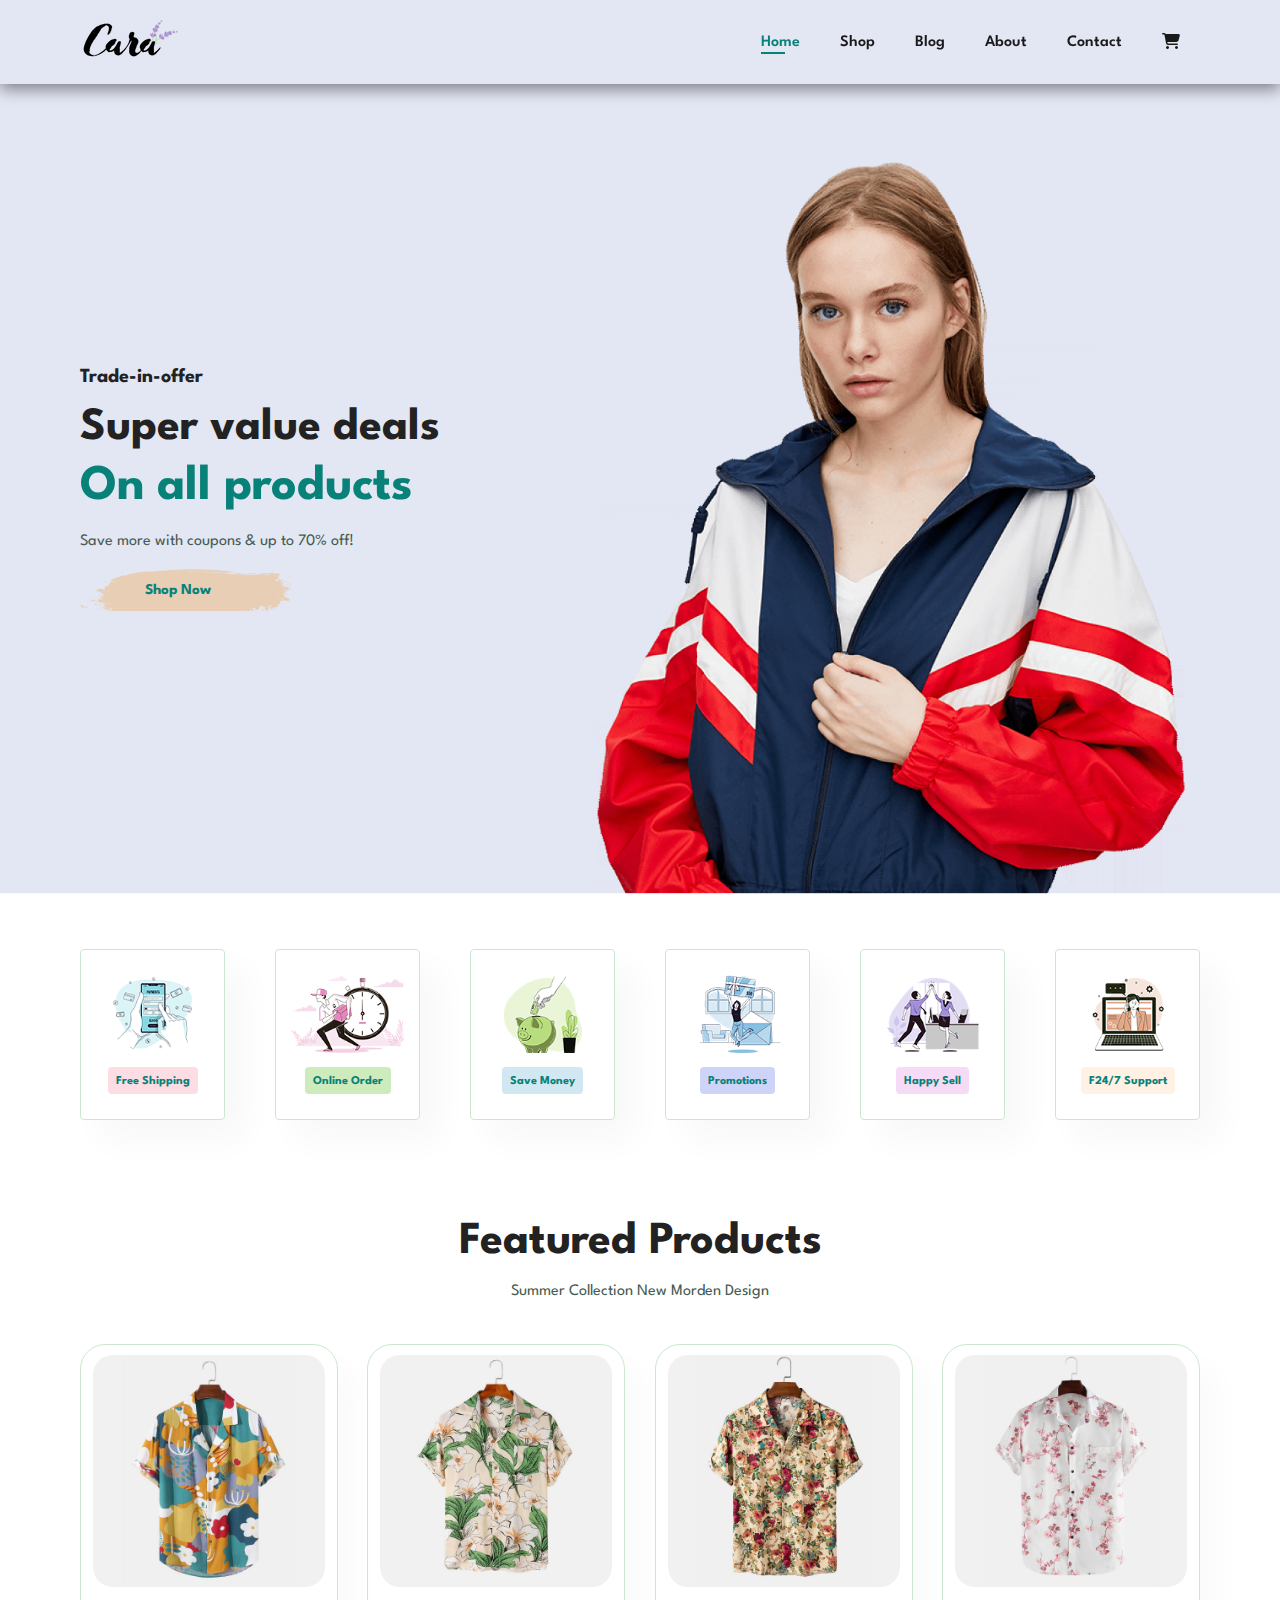
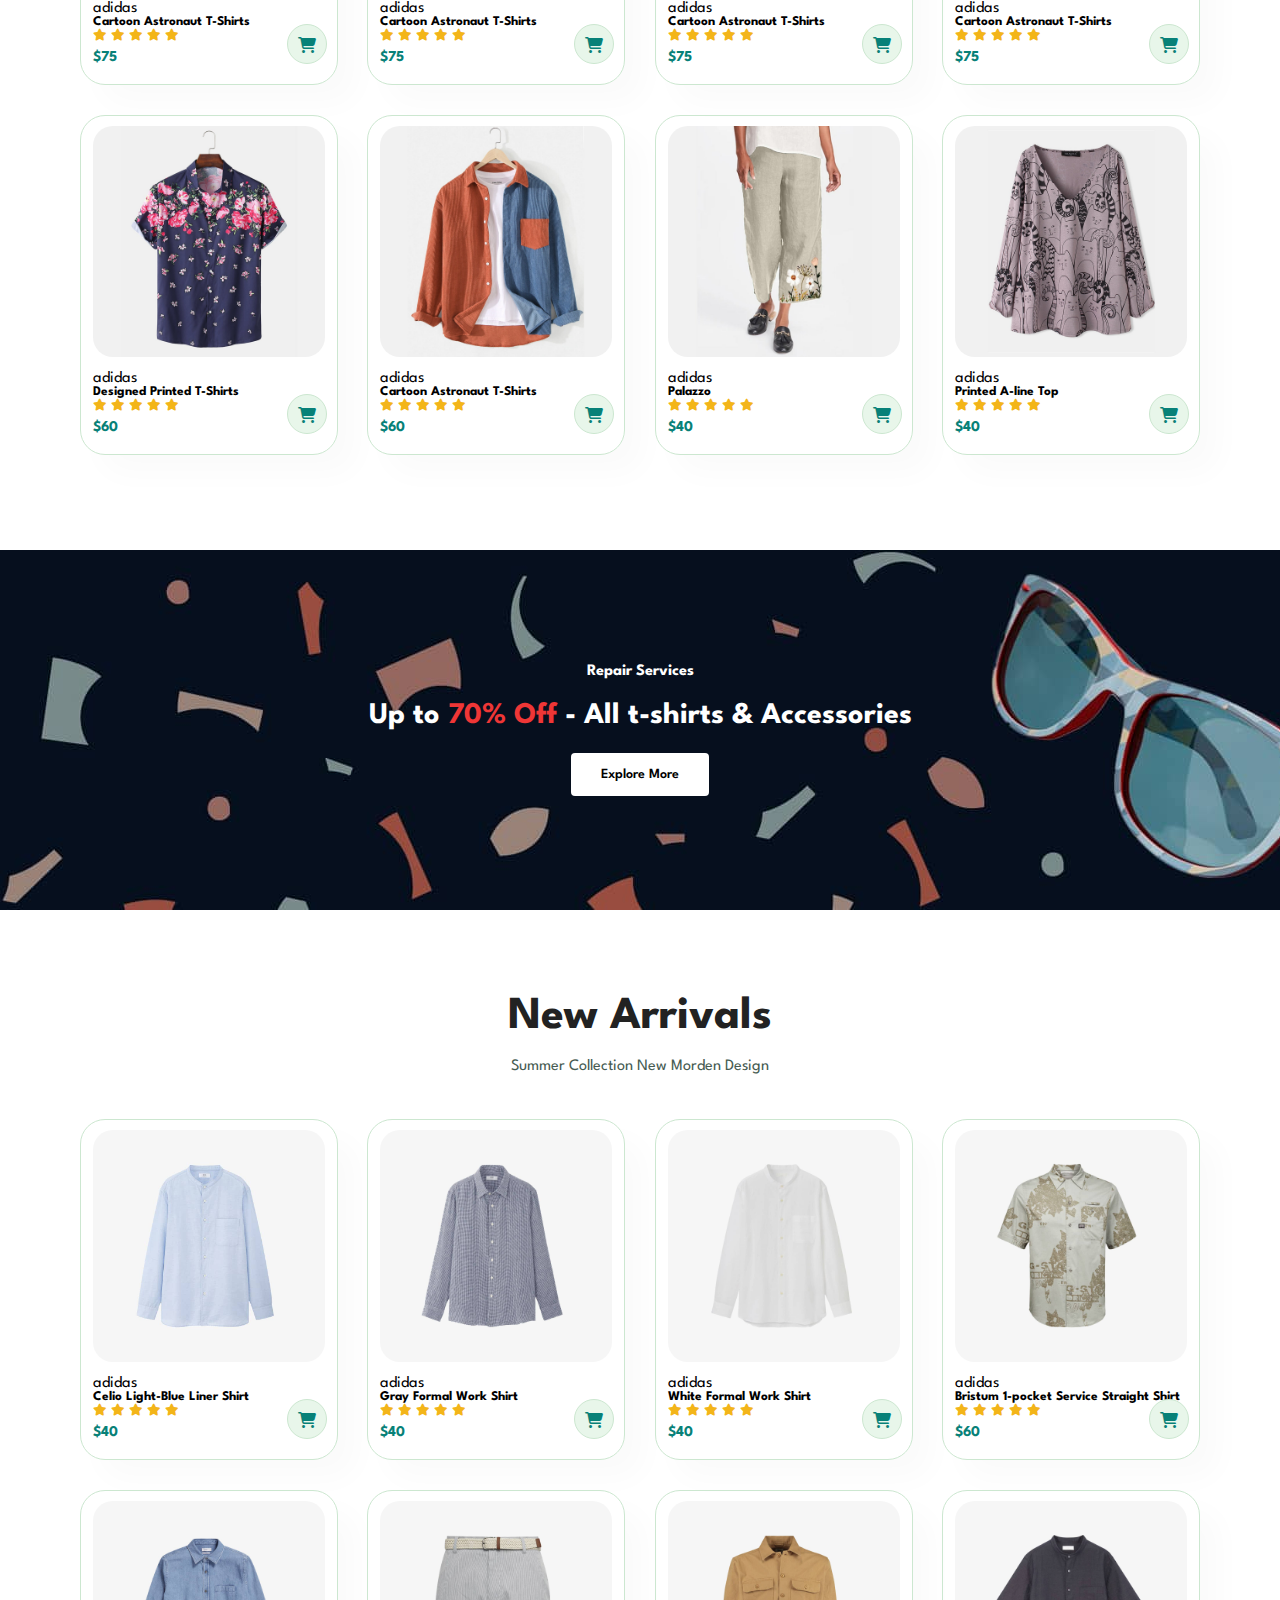
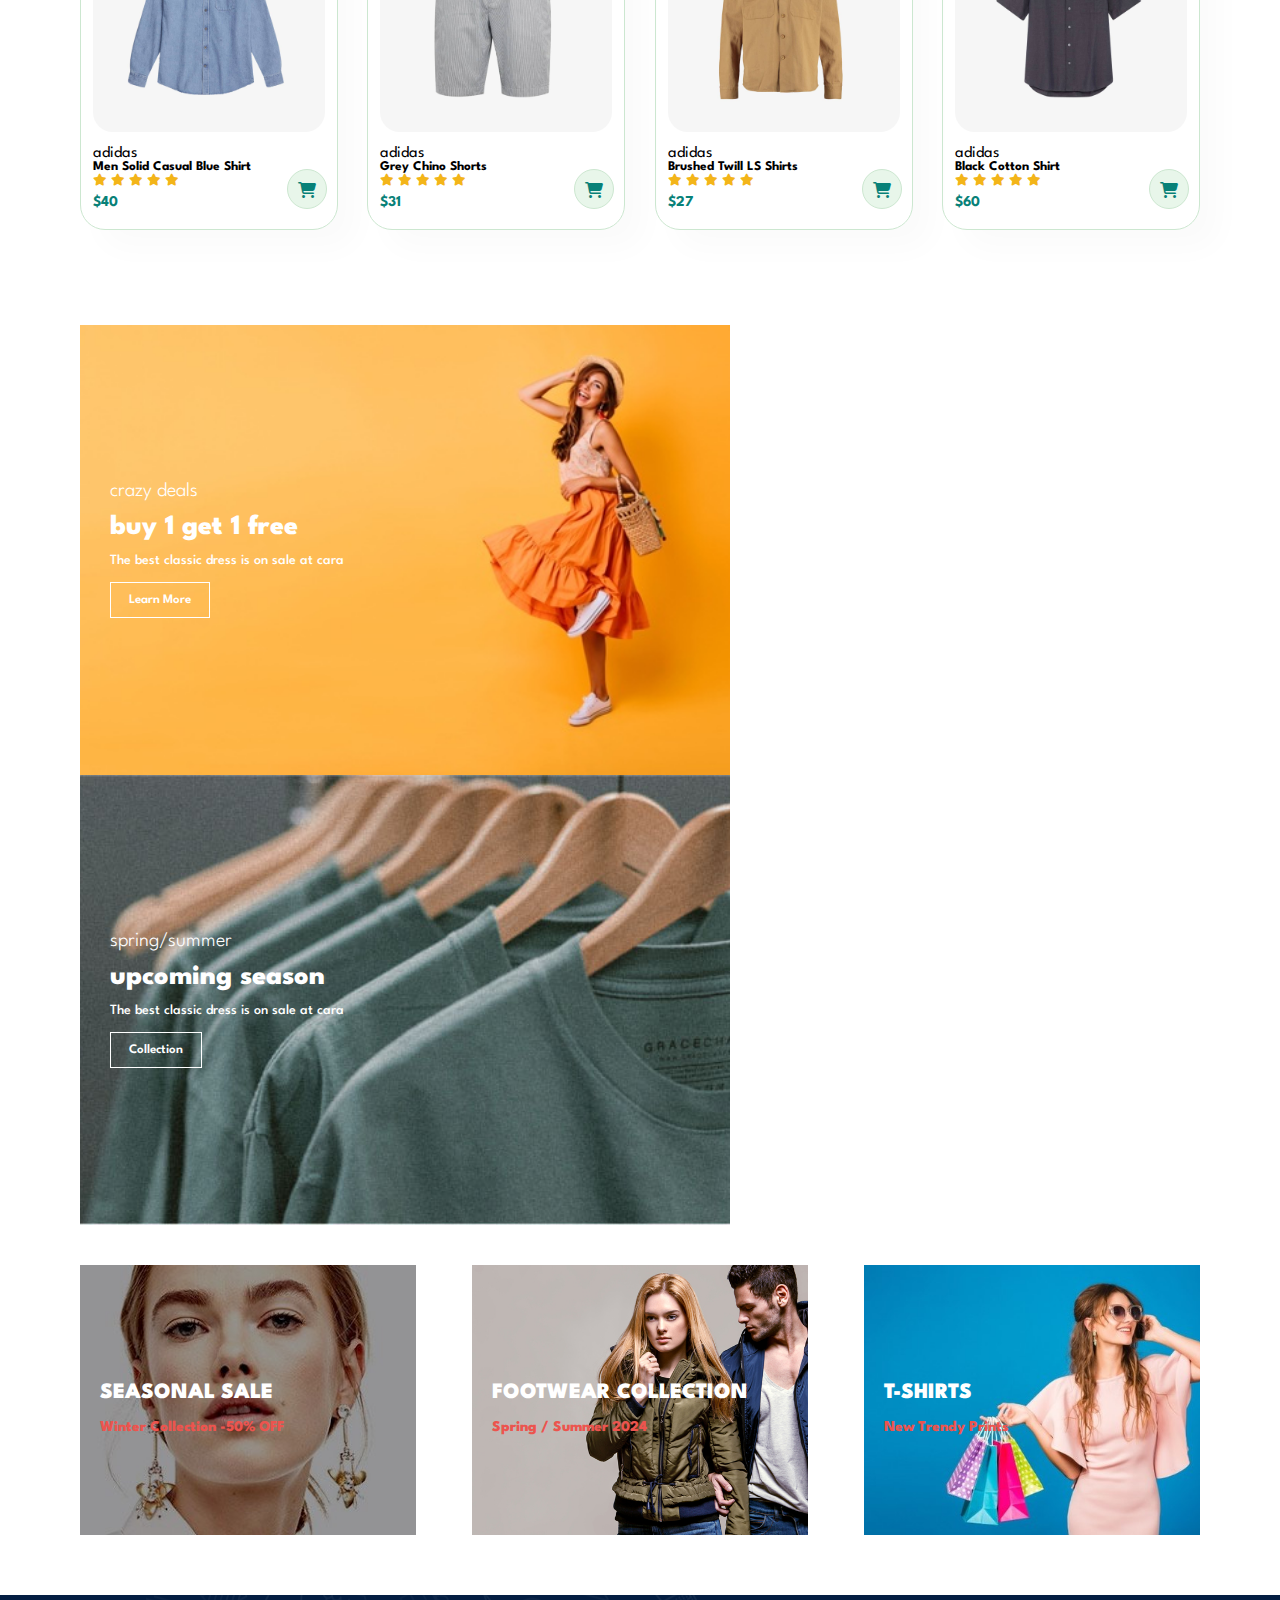
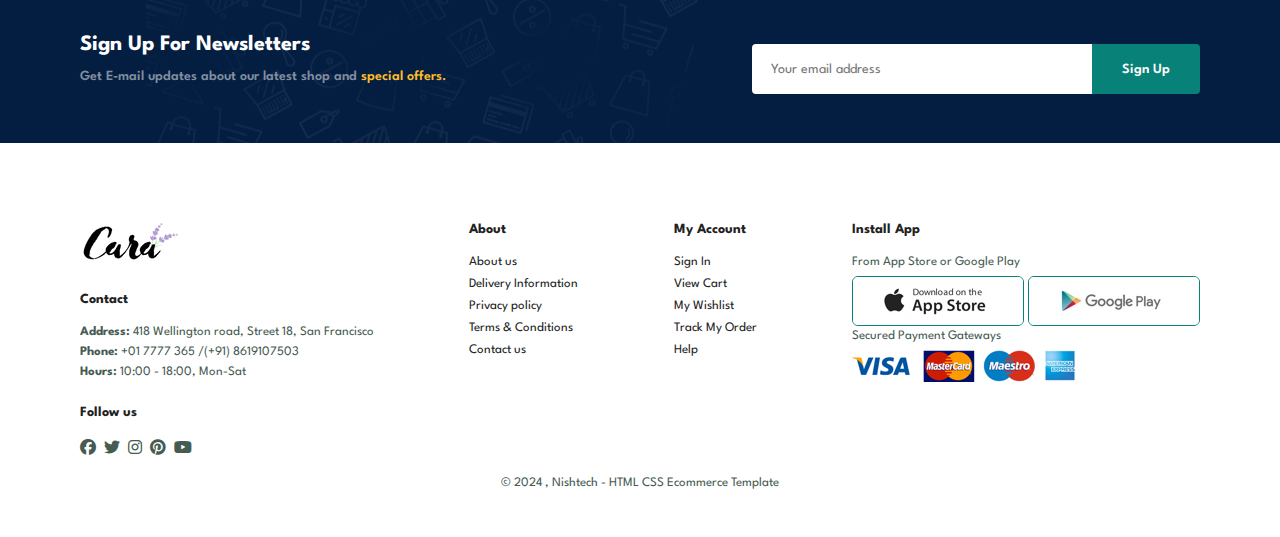
<file: index.html>
<!DOCTYPE html>
<html lang="en">

<head>
    <meta charset="UTF-8">
    <meta http-equiv="X-UA-Compatible" content="IE=edge">
    <meta name="viewport" content="width=device-width, initial-scale=1.0">
    <title>Cara E-commerce website</title>
    <link rel="stylesheet" href="https://pro.fontawesome.com/releases/v5.10.0/css/all.css" />
    <link rel="stylesheet" href="https://cdnjs.cloudflare.com/ajax/libs/font-awesome/6.5.1/css/all.min.css" />


    <link rel="stylesheet" href="style.css">
</head>

<body>
    <section id="header">
        <a href="#"><img src="img/logo.png" class="logo" alt=""></a>
        <div>
            <ul id="navbar">
                <li> <a class="active" href="index.html">Home</a></li>
                <li> <a href="shop.html">Shop</a></li>
                <li> <a href="blog.html">Blog</a></li>
                <li> <a href="about.html">About</a></li>
                <li> <a href="contact.html">Contact</a></li>
                <li id="lg-bag"> <a href="cart.html"><i class="fa-solid fa-cart-shopping"></i></a></li>
                <a href="#" id="close"><i class="fa-solid fa-xmark"></i></a>
            </ul>
        </div>
        <div id="mobile">
            <a href="cart.html"><i class="fa-solid fa-cart-shopping"></i></a>
            <i id="bar" class="fa-solid fa-bars"></i>

        </div>
    </section>

    <section id="hero">
        <h4>Trade-in-offer</h4>
        <h2>Super value deals</h2>
        <h1>On all products</h1>
        <p>Save more with coupons & up to 70% off!</p>
        <button id="btn125">Shop Now</button>
    </section>

    <section id="feature" class="section-p1 ">
        <div class="fe-box">
            <img src="img/features/f1.png" alt="">
            <h6>Free Shipping</h6>
        </div>
        <div class="fe-box">
            <img src="img/features/f2.png" alt="">
            <h6>Online Order</h6>
        </div>
        <div class="fe-box">
            <img src="img/features/f3.png" alt="">
            <h6>Save Money</h6>
        </div>
        <div class="fe-box">
            <img src="img/features/f4.png" alt="">
            <h6>Promotions</h6>
        </div>
        <div class="fe-box">
            <img src="img/features/f5.png" alt="">
            <h6>Happy Sell</h6>
        </div>
        <div class="fe-box">
            <img src="img/features/f6.png" alt="">
            <h6>F24/7 Support</h6>
        </div>


    </section>

    <section id="product1" class="section-p1">
        <h2>Featured Products</h2>
        <p>Summer Collection New Morden Design</p>

        <div class="pro-container">
            <div class="pro" onclick="window.location.href='sproduct.html';">
                <img src="img/products/f1.jpg" alt="">
                <div class="des">
                    <span>adidas</span>
                    <h5>Cartoon Astronaut T-Shirts</h5>
                    <div class="star">
                        <i class="fas fa-star"></i>
                        <i class="fas fa-star"></i>
                        <i class="fas fa-star"></i>
                        <i class="fas fa-star"></i>
                        <i class="fas fa-star"></i>
                    </div>
                    <h4>$75</h4>
                </div>
                <a href="#"><i class="fa-solid fa-cart-shopping  cart"></i></a>
            </div>

            <div class="pro" onclick="window.location.href='sproduct.html';">
                <img src="img/products/f2.jpg" alt="">
                <div class="des">
                    <span>adidas</span>
                    <h5>Cartoon Astronaut T-Shirts</h5>
                    <div class="star">
                        <i class="fas fa-star"></i>
                        <i class="fas fa-star"></i>
                        <i class="fas fa-star"></i>
                        <i class="fas fa-star"></i>
                        <i class="fas fa-star"></i>
                    </div>
                    <h4>$75</h4>
                </div>
                <a href="#"><i class="fa-solid fa-cart-shopping  cart"></i></a>
            </div>

            <div class="pro" onclick="window.location.href='sproduct.html';">
                <img src="img/products/f3.jpg" alt="">
                <div class="des">
                    <span>adidas</span>
                    <h5>Cartoon Astronaut T-Shirts</h5>
                    <div class="star">
                        <i class="fas fa-star"></i>
                        <i class="fas fa-star"></i>
                        <i class="fas fa-star"></i>
                        <i class="fas fa-star"></i>
                        <i class="fas fa-star"></i>
                    </div>
                    <h4>$75</h4>
                </div>
                <a href="#"><i class="fa-solid fa-cart-shopping  cart"></i></a>
            </div>

            <div class="pro" onclick="window.location.href='sproduct.html';">
                <img src="img/products/f4.jpg" alt="">
                <div class="des">
                    <span>adidas</span>
                    <h5>Cartoon Astronaut T-Shirts</h5>
                    <div class="star">
                        <i class="fas fa-star"></i>
                        <i class="fas fa-star"></i>
                        <i class="fas fa-star"></i>
                        <i class="fas fa-star"></i>
                        <i class="fas fa-star"></i>
                    </div>
                    <h4>$75</h4>
                </div>
                <a href="#"><i class="fa-solid fa-cart-shopping  cart"></i></a>
            </div>

            <div class="pro" onclick="window.location.href='s1product.html';">
                <img src="img/products/f5.jpg" alt="">
                <div class="des">
                    <span>adidas</span>
                    <h5>Designed Printed T-Shirts</h5>
                    <div class="star">
                        <i class="fas fa-star"></i>
                        <i class="fas fa-star"></i>
                        <i class="fas fa-star"></i>
                        <i class="fas fa-star"></i>
                        <i class="fas fa-star"></i>
                    </div>
                    <h4>$60</h4>
                </div>
                <a href="#"><i class="fa-solid fa-cart-shopping  cart"></i></a>
            </div>

            <div class="pro" onclick="window.location.href='s1product.html';">
                <img src="img/products/f6.jpg" alt="">
                <div class="des">
                    <span>adidas</span>
                    <h5>Cartoon Astronaut T-Shirts</h5>
                    <div class="star">
                        <i class="fas fa-star"></i>
                        <i class="fas fa-star"></i>
                        <i class="fas fa-star"></i>
                        <i class="fas fa-star"></i>
                        <i class="fas fa-star"></i>
                    </div>
                    <h4>$60</h4>
                </div>
                <a href="#"><i class="fa-solid fa-cart-shopping  cart"></i></a>
            </div>

            <div class="pro">
                <img src="img/products/f7.jpg" alt="">
                <div class="des">
                    <span>adidas</span>
                    <h5>Palazzo</h5>
                    <div class="star">
                        <i class="fas fa-star"></i>
                        <i class="fas fa-star"></i>
                        <i class="fas fa-star"></i>
                        <i class="fas fa-star"></i>
                        <i class="fas fa-star"></i>
                    </div>
                    <h4>$40</h4>
                </div>
                <a href="#"><i class="fa-solid fa-cart-shopping  cart"></i></a>
            </div>

            <div class="pro">
                <img src="img/products/f8.jpg" alt="">
                <div class="des">
                    <span>adidas</span>
                    <h5> Printed A-line Top</h5>
                    <div class="star">
                        <i class="fas fa-star"></i>
                        <i class="fas fa-star"></i>
                        <i class="fas fa-star"></i>
                        <i class="fas fa-star"></i>
                        <i class="fas fa-star"></i>
                    </div>
                    <h4>$40</h4>
                </div>
                <a href="#"><i class="fa-solid fa-cart-shopping  cart"></i></a>
            </div>

        </div>
    </section>

    <section id="banner" class="section-m1">
        <h4>Repair Services</h4>
        <h2>Up to <span>70% Off</span> - All t-shirts & Accessories </h2>
        <button class="normal">Explore More</button>
    </section>

    <section id="product1" class="section-p1">
        <h2>New Arrivals</h2>
        <p>Summer Collection New Morden Design</p>

        <div class="pro-container">
            <div class="pro" onclick="window.location.href='s2product.html';">
                <img src="img/products/n1.jpg" alt="">
                <div class="des">
                    <span>adidas</span>
                    <h5>Celio Light-Blue Liner Shirt</h5>
                    <div class="star">
                        <i class="fas fa-star"></i>
                        <i class="fas fa-star"></i>
                        <i class="fas fa-star"></i>
                        <i class="fas fa-star"></i>
                        <i class="fas fa-star"></i>
                    </div>
                    <h4>$40</h4>
                </div>
                <a href="#"><i class="fa-solid fa-cart-shopping  cart"></i></a>
            </div>

            <div class="pro" onclick="window.location.href='s2product.html'">
                <img src="img/products/n2.jpg" alt="">
                <div class="des">
                    <span>adidas</span>
                    <h5>Gray Formal Work Shirt</h5>
                    <div class="star">
                        <i class="fas fa-star"></i>
                        <i class="fas fa-star"></i>
                        <i class="fas fa-star"></i>
                        <i class="fas fa-star"></i>
                        <i class="fas fa-star"></i>
                    </div>
                    <h4>$40</h4>
                </div>
                <a href="#"><i class="fa-solid fa-cart-shopping  cart"></i></a>
            </div>

            <div class="pro" onclick="window.location.href='s2product.html'">
                <img src="img/products/n3.jpg" alt="">
                <div class="des">
                    <span>adidas</span>
                    <h5>White Formal Work Shirt</h5>
                    <div class="star">
                        <i class="fas fa-star"></i>
                        <i class="fas fa-star"></i>
                        <i class="fas fa-star"></i>
                        <i class="fas fa-star"></i>
                        <i class="fas fa-star"></i>
                    </div>
                    <h4>$40</h4>
                </div>
                <a href="#"><i class="fa-solid fa-cart-shopping  cart"></i></a>
            </div>

            <div class="pro" onclick="window.location.href='s1product.html';">
                <img src="img/products/n4.jpg" alt="">
                <div class="des">
                    <span>adidas</span>
                    <h5>Bristum 1-pocket Service Straight Shirt</h5>
                    <div class="star">
                        <i class="fas fa-star"></i>
                        <i class="fas fa-star"></i>
                        <i class="fas fa-star"></i>
                        <i class="fas fa-star"></i>
                        <i class="fas fa-star"></i>
                    </div>
                    <h4>$60</h4>
                </div>
                <a href="#"><i class="fa-solid fa-cart-shopping  cart"></i></a>
            </div>

            <div class="pro" onclick="window.location.href='s2product.html';">
                <img src="img/products/n5.jpg" alt="">
                <div class="des">
                    <span>adidas</span>
                    <h5>Men Solid Casual Blue Shirt</h5>
                    <div class="star">
                        <i class="fas fa-star"></i>
                        <i class="fas fa-star"></i>
                        <i class="fas fa-star"></i>
                        <i class="fas fa-star"></i>
                        <i class="fas fa-star"></i>
                    </div>
                    <h4>$40</h4>
                </div>
                <a href="#"><i class="fa-solid fa-cart-shopping  cart"></i></a>
            </div>

            <div class="pro">
                <img src="img/products/n6.jpg" alt="">
                <div class="des">
                    <span>adidas</span>
                    <h5>Grey Chino Shorts</h5>
                    <div class="star">
                        <i class="fas fa-star"></i>
                        <i class="fas fa-star"></i>
                        <i class="fas fa-star"></i>
                        <i class="fas fa-star"></i>
                        <i class="fas fa-star"></i>
                    </div>
                    <h4>$31</h4>
                </div>
                <a href="#"><i class="fa-solid fa-cart-shopping  cart"></i></a>
            </div>

            <div class="pro">
                <img src="img/products/n7.jpg" alt="">
                <div class="des">
                    <span>adidas</span>
                    <h5>Brushed Twill LS Shirts</h5>
                    <div class="star">
                        <i class="fas fa-star"></i>
                        <i class="fas fa-star"></i>
                        <i class="fas fa-star"></i>
                        <i class="fas fa-star"></i>
                        <i class="fas fa-star"></i>
                    </div>
                    <h4>$27</h4>
                </div>
                <a href="#"><i class="fa-solid fa-cart-shopping  cart"></i></a>
            </div>

            <div class="pro" onclick="window.location.href='s1product.html';">
                <img src="img/products/n8.jpg" alt="">
                <div class="des">
                    <span>adidas</span>
                    <h5>Black Cotton Shirt</h5>
                    <div class="star">
                        <i class="fas fa-star"></i>
                        <i class="fas fa-star"></i>
                        <i class="fas fa-star"></i>
                        <i class="fas fa-star"></i>
                        <i class="fas fa-star"></i>
                    </div>
                    <h4>$60</h4>
                </div>
                <a href="#"><i class="fa-solid fa-cart-shopping  cart"></i></a>
            </div>

        </div>
    </section>

    <section id="sm-banner" class="section-p1">
        <div class="banner-box">
            <h4>crazy deals</h4>
            <h2>buy 1 get 1 free</h2>
            <span>The best classic dress is on sale at cara</span>
            <button class="white">Learn More</button>
        </div>

        <div class="banner-box  banner-box2">
            <h4>spring/summer</h4>
            <h2>upcoming season</h2>
            <span>The best classic dress is on sale at cara</span>
            <button class="white">Collection</button>
        </div>
    </section>

    <section id="banner3">
        <div class="banner-box">
            <h2>SEASONAL SALE</h2>
            <h3>Winter Collection -50% OFF</h3>
        </div>
        <div class="banner-box banner-box2">
            <h2>FOOTWEAR COLLECTION</h2>
            <h3>Spring / Summer 2024</h3>
        </div>
        <div class="banner-box banner-box3">
            <h2>T-SHIRTS</h2>
            <h3>New Trendy Prints</h3>
        </div>


    </section>

    <section id="newsletter" class="section-p1 section-m1">
        <div class="newstext">
            <h4>Sign Up For Newsletters</h4>
            <p>Get E-mail updates about our latest shop and <span>special offers.</span></p>
        </div>

        <div class="form">
            <input type="text" placeholder="Your email address">
            <button class="normal" id="removeBtn">Sign Up</button>
        </div>
    </section>

    <footer class="section-p1">
        <div class="col">
            <img class="logo" src="img/logo.png" alt="">
            <h4>Contact</h4>
            <p><strong>Address:</strong> 418 Wellington road, Street 18, San Francisco</p>
            <p><strong>Phone:</strong> +01 7777 365 /(+91) 8619107503</p>
            <p><strong>Hours:</strong> 10:00 - 18:00, Mon-Sat</p>
            <div class="follow">
                <h4>Follow us</h4>
                <div class="icon">
                    <i class="fa-brands fa-facebook"></i>
                    <i class="fa-brands fa-twitter"></i>
                    <i class="fa-brands fa-instagram"></i>
                    <i class="fa-brands fa-pinterest"></i>
                    <i class="fa-brands fa-youtube"></i>
                </div>

            </div>
        </div>

        <div class="col">
            <h4>About</h4>
            <a href="#">About us</a>
            <a href="#">Delivery Information</a>
            <a href="#">Privacy policy</a>
            <a href="#">Terms & Conditions</a>
            <a href="#">Contact us</a>
        </div>

        <div class="col">
            <h4>My Account</h4>
            <a href="#" >Sign In</a>
            <a href="#">View Cart</a>
            <a href="#">My Wishlist</a>
            <a href="#">Track My Order</a>
            <a href="#">Help</a>
        </div>

        <div class="col install">
            <h4>Install App</h4>
            <p>From App Store or Google Play</p>
            <div class="row">
                <img src="img/pay/app.jpg" alt="">
                <img src="img/pay/play.jpg" alt="">
            </div>
            <p>Secured Payment Gateways</p>
            <img src="img/pay/pay.png" alt="">
        </div>

        <div class="copyright">
            <p>© 2024 , Nishtech - HTML CSS Ecommerce Template</p>
        </div>
    </footer>

    <script>
        let Btns1 = document.getElementById('removeBtn');
        Btns1.addEventListener("click", function () {
            window.location.href = "index.html";
        });
    </script>



    <script src="script.js"></script>
</body>

</html>
</file>
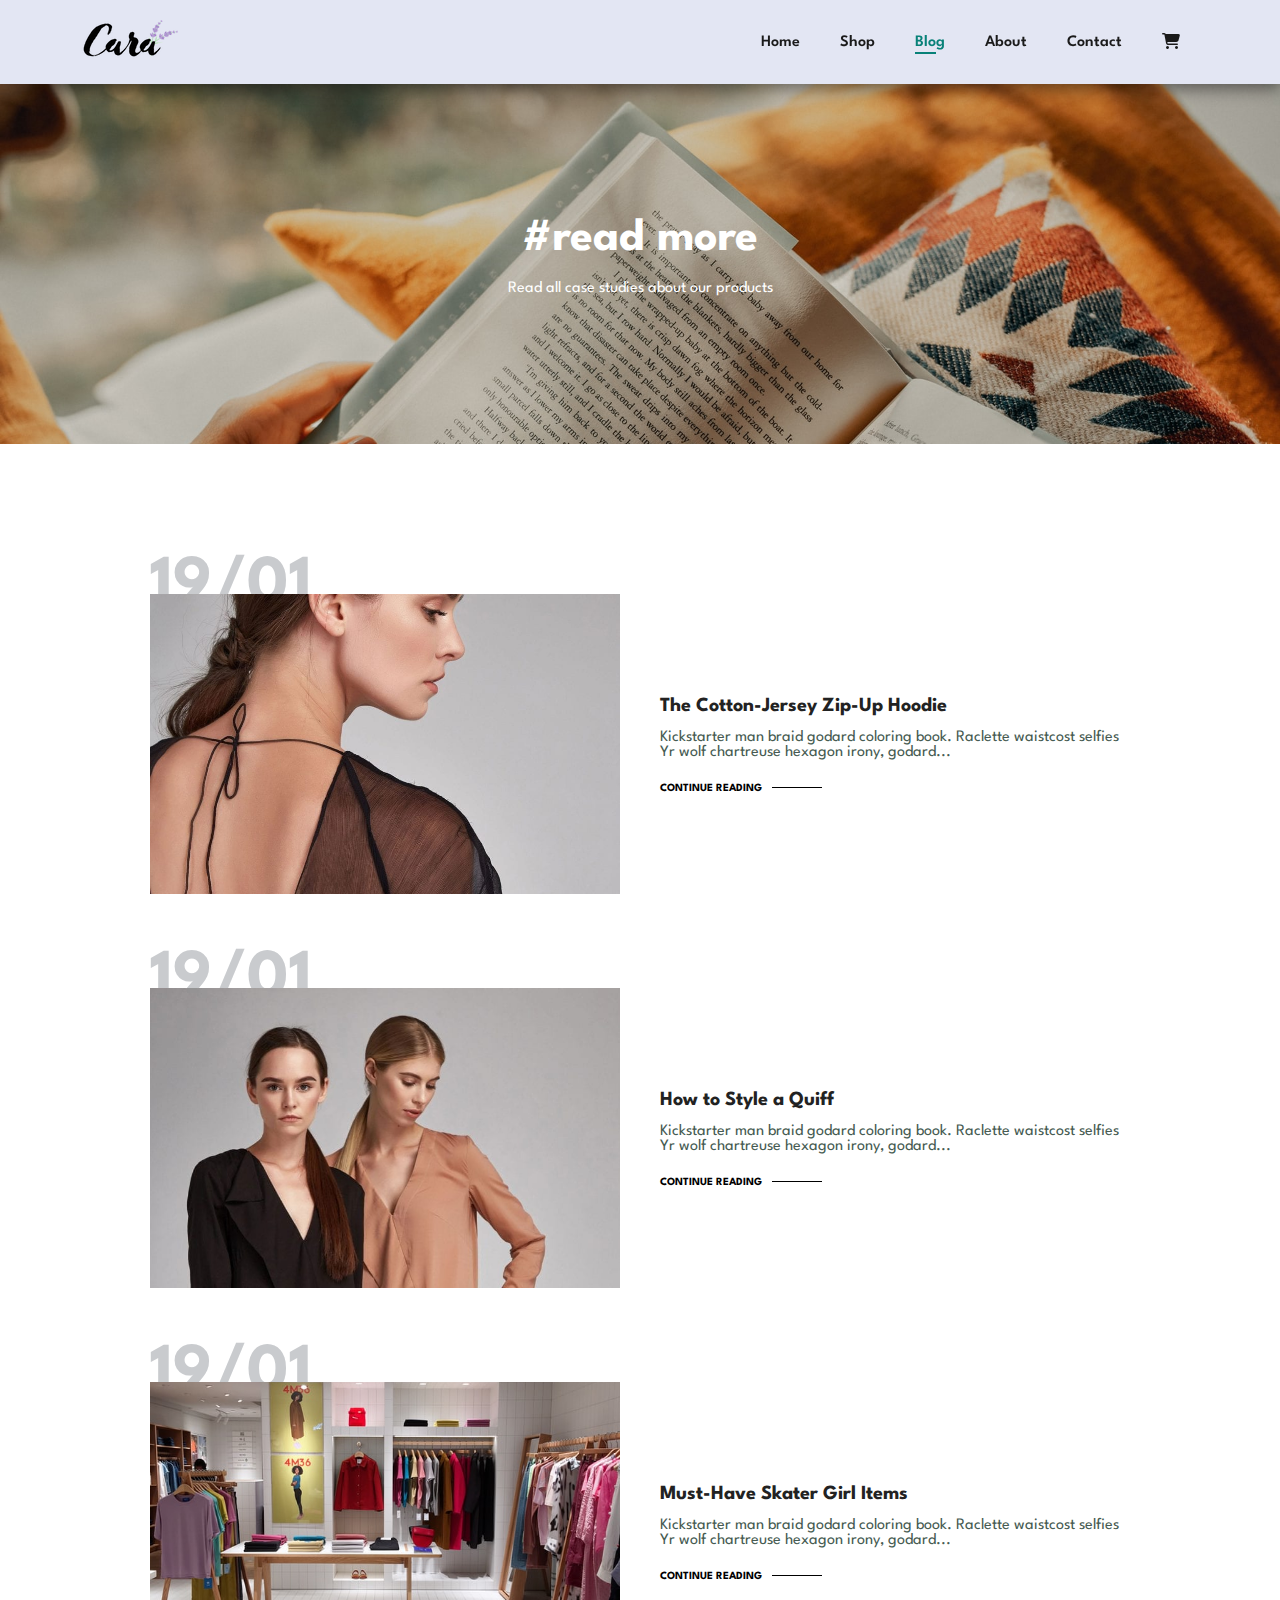
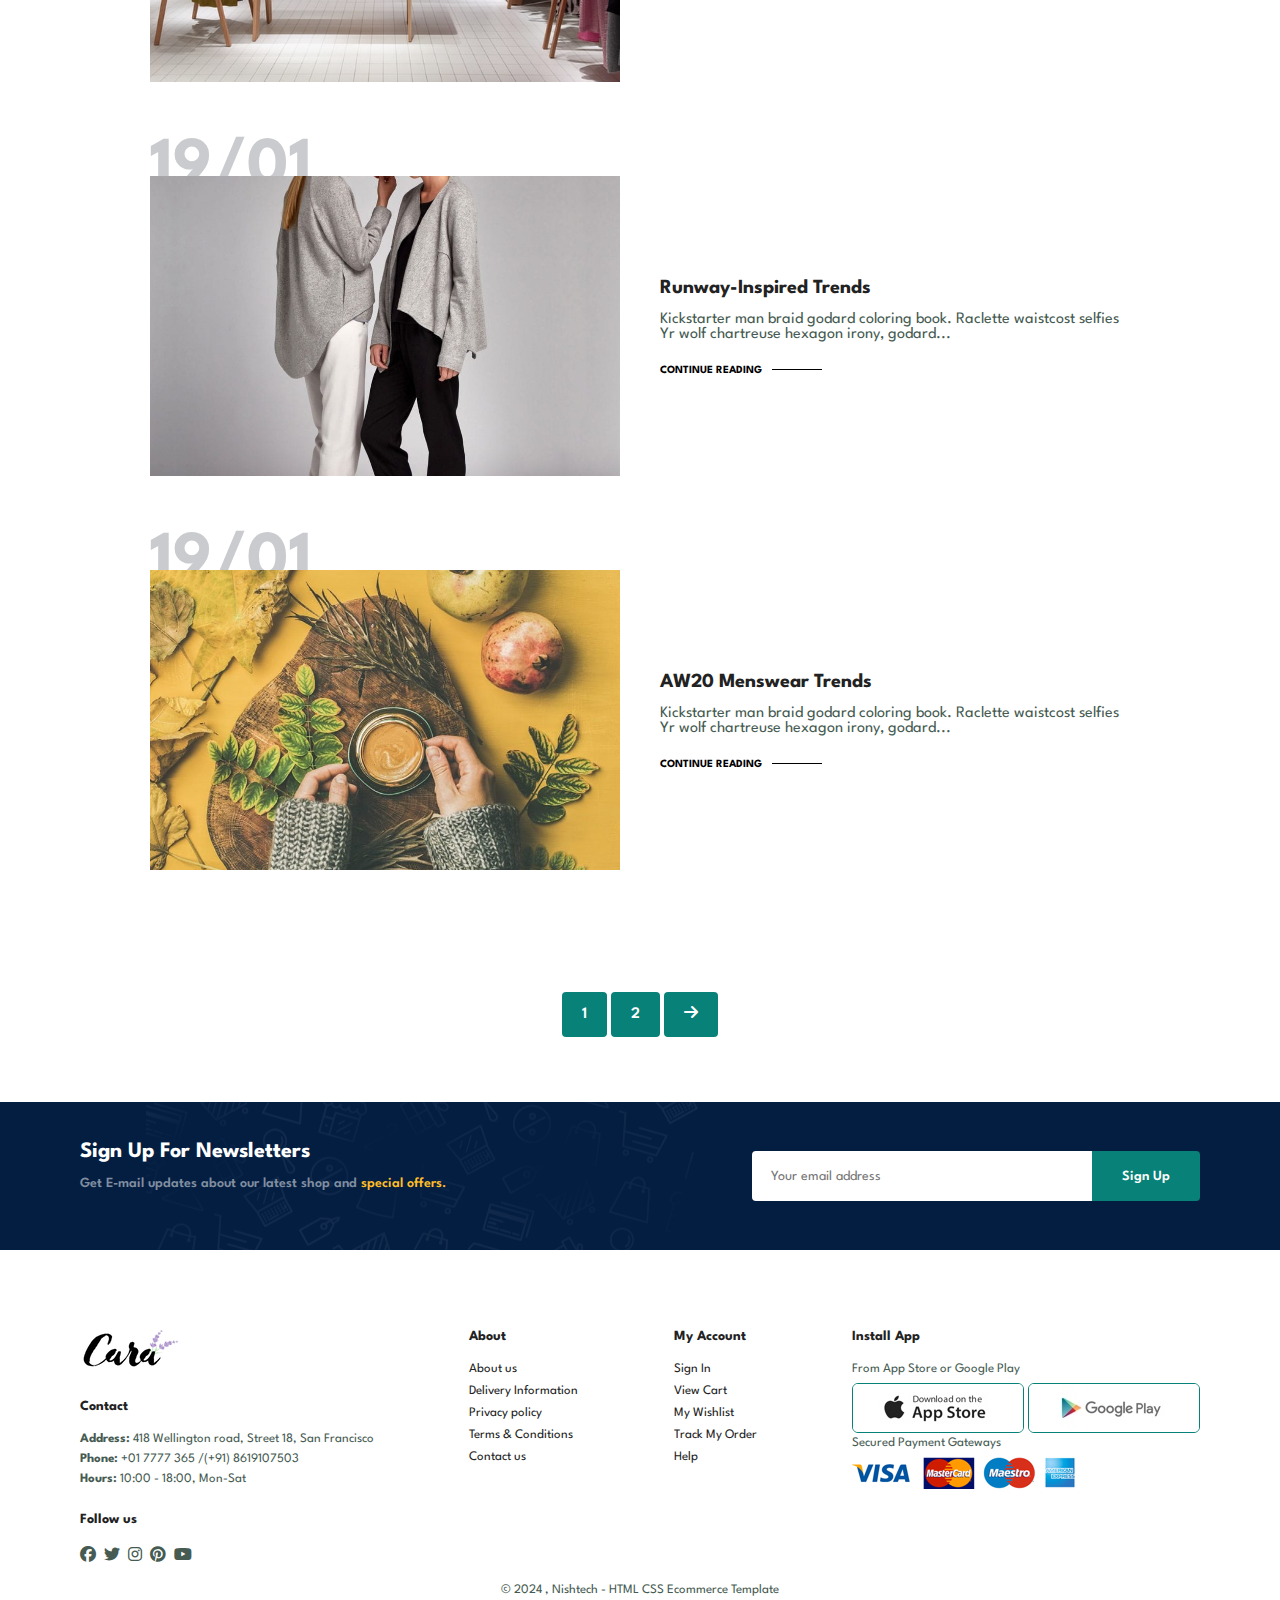
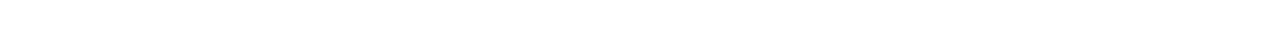
<file: blog.html>
<!DOCTYPE html>
<html lang="en">

    <head>
        <meta charset="UTF-8">
        <meta http-equiv="X-UA-Compatible" content="IE=edge">
        <meta name="viewport" content="width=device-width, initial-scale=1.0">
        <title>Cara E-commerce website</title>
        <link rel="stylesheet" href="https://pro.fontawesome.com/releases/v5.10.0/css/all.css" />
        <link rel="stylesheet" href="https://cdnjs.cloudflare.com/ajax/libs/font-awesome/6.5.1/css/all.min.css" />
      

        <link rel="stylesheet" href="style.css">
    </head>

    <body>
        <section id ="header">
            <a href="#"><img src="img/logo.png" class="logo" alt=""></a>
            <div>
                <ul id="navbar">
                    <li> <a href="index.html">Home</a></li>
                    <li> <a href="shop.html">Shop</a></li>
                    <li> <a class="active" href="blog.html">Blog</a></li>
                    <li> <a href="about.html">About</a></li>
                    <li> <a href="contact.html">Contact</a></li>
                    <li id="lg-bag"> <a href="cart.html"><i class="fa-solid fa-cart-shopping"></i></a></li>
                    <a href="#" id ="close"><i class="fa-solid fa-xmark"></i></a>
                </ul>
            </div>
            <div id="mobile">
                <a href="cart.html"><i class="fa-solid fa-cart-shopping"></i></a> 
                <i id="bar" class="fa-solid fa-bars"></i>

            </div>
        </section>

        <section id = "page-header"  class="blog-header">
            <h2>#read more</h2>
            <p>Read all case studies about our products</p>
          
        </section>

        <section id="blog">
            <div class="blog-box">
                <div class="blog-img">
                    <img src="img/blog/b1.jpg" alt="">
                </div>
                <div class="blog-details">
                    <h4>The Cotton-Jersey Zip-Up Hoodie</h4>
                    <p>Kickstarter man braid godard coloring book. Raclette waistcost selfies Yr 
                        wolf chartreuse hexagon irony, godard...</p>
                        <a href="#">CONTINUE READING</a>
                </div>
                <h1>19/01</h1>
            </div>

            <div class="blog-box">
                <div class="blog-img">
                    <img src="img/blog/b2.jpg" alt="">
                </div>
                <div class="blog-details">
                    <h4>How to Style a Quiff</h4>
                    <p>Kickstarter man braid godard coloring book. Raclette waistcost selfies Yr 
                        wolf chartreuse hexagon irony, godard...</p>
                        <a href="#">CONTINUE READING</a>
                </div>
                <h1>19/01</h1>
            </div>
            <div class="blog-box">
                <div class="blog-img">
                    <img src="img/blog/b3.jpg" alt="">
                </div>
                <div class="blog-details">
                    <h4>Must-Have Skater Girl Items</h4>
                    <p>Kickstarter man braid godard coloring book. Raclette waistcost selfies Yr 
                        wolf chartreuse hexagon irony, godard...</p>
                        <a href="#">CONTINUE READING</a>
                </div>
                <h1>19/01</h1>
            </div>
            <div class="blog-box">
                <div class="blog-img">
                    <img src="img/blog/b4.jpg" alt="">
                </div>
                <div class="blog-details">
                    <h4>Runway-Inspired Trends</h4>
                    <p>Kickstarter man braid godard coloring book. Raclette waistcost selfies Yr 
                        wolf chartreuse hexagon irony, godard...</p>
                        <a href="#">CONTINUE READING</a>
                </div>
                <h1>19/01</h1>
            </div>
         
            <div class="blog-box">
                <div class="blog-img">
                    <img src="img/blog/b6.jpg" alt="">
                </div>
                <div class="blog-details">
                    <h4>AW20 Menswear Trends</h4>
                    <p>Kickstarter man braid godard coloring book. Raclette waistcost selfies Yr 
                        wolf chartreuse hexagon irony, godard...</p>
                        <a href="#">CONTINUE READING</a>
                </div>
                <h1>19/01</h1>
            </div>
        </section>

 

        <section id="pagination" class="section-p1">
            <a href="#">1</a>
            <a href="#">2</a>
            <a href="#"><i class="fa-solid fa-arrow-right"></i></a>
        </section>

    <section id="newsletter" class="section-p1 section-m1">
     <div class="newstext"> 
        <h4>Sign Up For Newsletters</h4>
        <p>Get E-mail updates about our latest shop and <span>special offers.</span></p>
     </div>

     <div class="form">
        <input type="text" placeholder="Your email address" >
        <button class="normal" id="removeBtn">Sign Up</button>
     </div>
    </section>

    <footer class="section-p1">
        <div class="col">
            <img class="logo" src="img/logo.png" alt="">
            <h4>Contact</h4>
            <p><strong>Address:</strong> 418 Wellington road, Street 18, San Francisco</p>
            <p><strong>Phone:</strong> +01 7777 365 /(+91) 8619107503</p>
            <p><strong>Hours:</strong> 10:00 - 18:00, Mon-Sat</p>
            <div class="follow">
                <h4>Follow us</h4>
                <div class="icon">
                    <i class="fa-brands fa-facebook"></i>
                    <i class="fa-brands fa-twitter"></i>
                    <i class="fa-brands fa-instagram"></i>
                    <i class="fa-brands fa-pinterest"></i>
                    <i class="fa-brands fa-youtube"></i>
                </div>
            
            </div>
        </div>

        <div class="col">
            <h4>About</h4>
            <a href="#">About us</a>
            <a href="#">Delivery Information</a>
            <a href="#">Privacy policy</a>
            <a href="#">Terms & Conditions</a>
            <a href="#">Contact us</a>
        </div>

        <div class="col">
            <h4>My Account</h4>
            <a href="#">Sign In</a>
            <a href="#">View Cart</a>
            <a href="#">My Wishlist</a>
            <a href="#">Track My Order</a>
            <a href="#">Help</a>
        </div> 

        <div class="col install">
            <h4>Install App</h4>
            <p>From App Store or Google Play</p>
            <div class="row">
                <img src="img/pay/app.jpg" alt="">
                <img src="img/pay/play.jpg" alt="">
            </div>
            <p>Secured Payment Gateways</p>
            <img src="img/pay/pay.png" alt="">
        </div>
        
        <div class="copyright">
            <p>© 2024 , Nishtech - HTML CSS Ecommerce Template</p>
        </div>
    </footer>

    <script>
        let Btns1 = document.getElementById('removeBtn');
        Btns1.addEventListener("click" , function(){
            window.location.href = "blog.html";
        });
    </script>

        <script src="script.js"></script>
    </body>

</html>
</file>
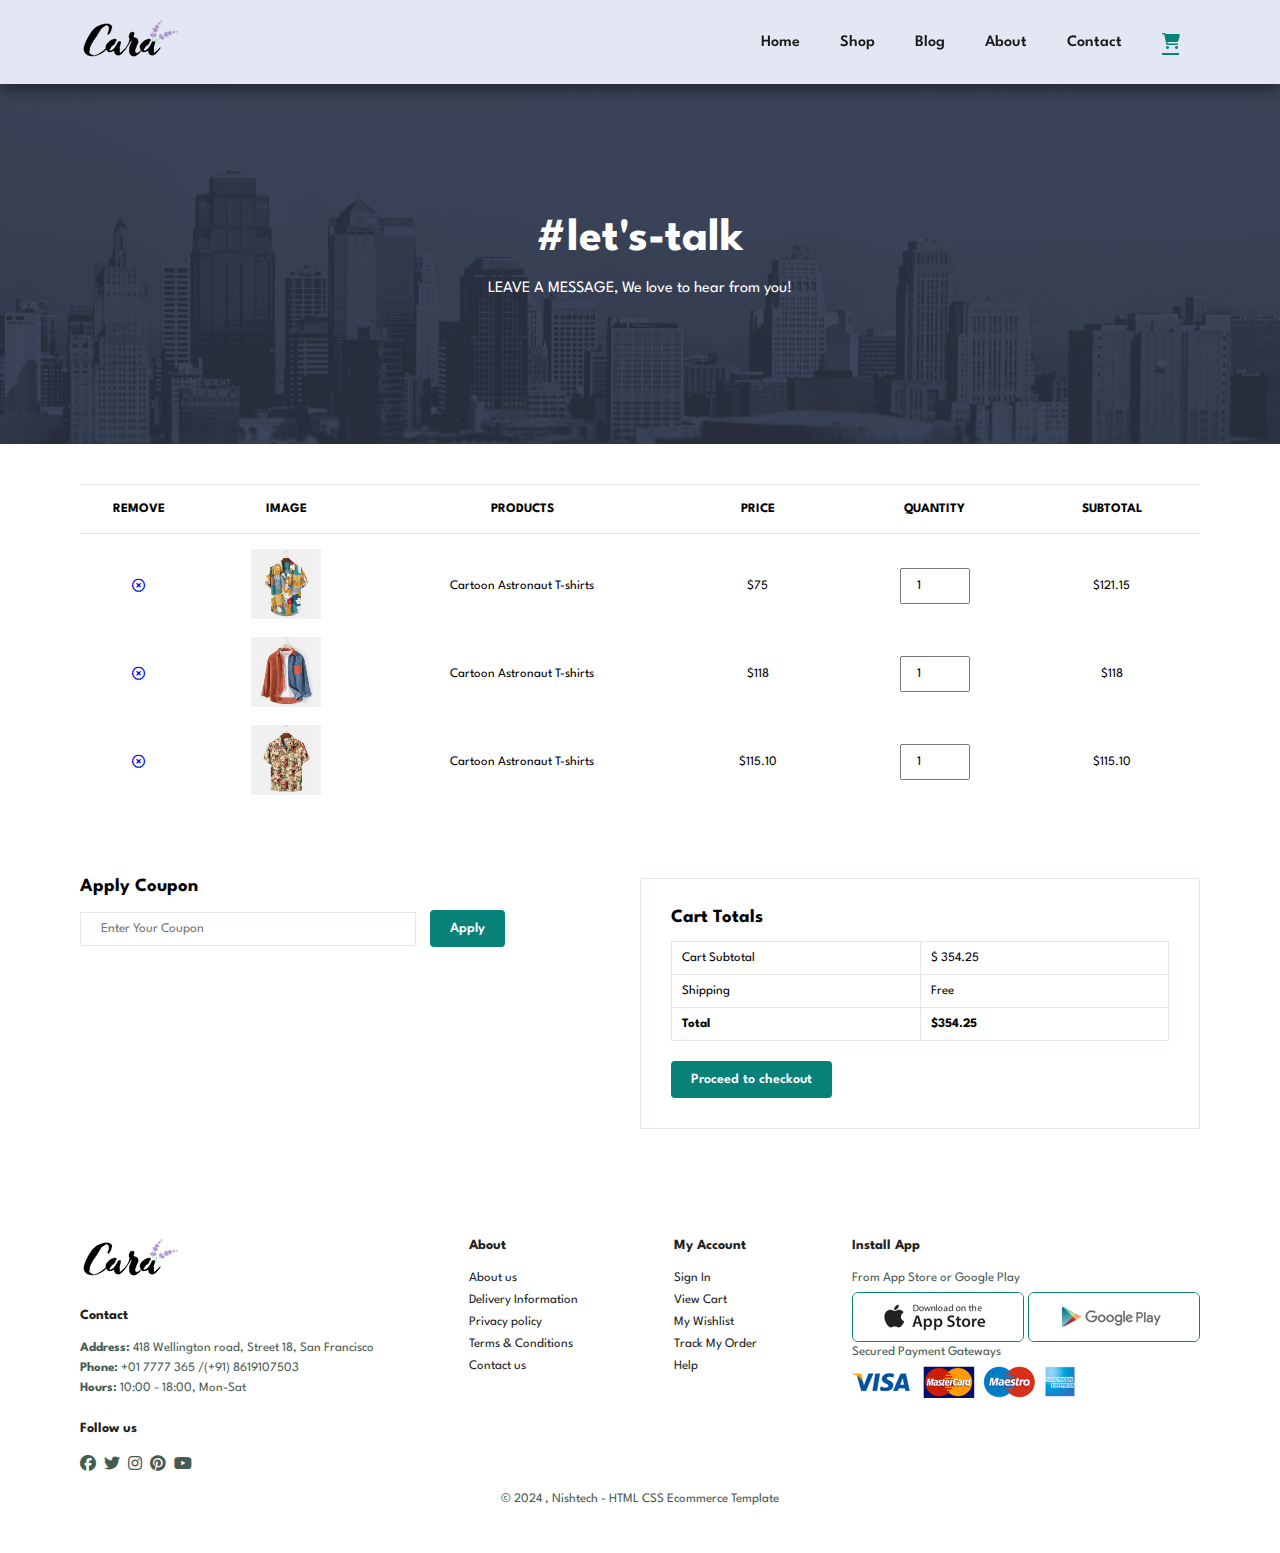
<file: cart.html>
<!DOCTYPE html>
<html lang="en">

    <head>
        <meta charset="UTF-8">
        <meta http-equiv="X-UA-Compatible" content="IE=edge">
        <meta name="viewport" content="width=device-width, initial-scale=1.0">
        <title>Cara E-commerce website</title>
        <link rel="stylesheet" href="https://pro.fontawesome.com/releases/v5.10.0/css/all.css" />
        <link rel="stylesheet" href="https://cdnjs.cloudflare.com/ajax/libs/font-awesome/6.5.1/css/all.min.css" />
      

        <link rel="stylesheet" href="style.css">
    </head>

    <body>
        <section id ="header">
            <a href="#"><img src="img/logo.png" class="logo" alt=""></a>
            <div>
                <ul id="navbar">
                    <li> <a href="index.html">Home</a></li>
                    <li> <a href="shop.html">Shop</a></li>
                    <li> <a  href="blog.html">Blog</a></li>
                    <li> <a  href="about.html">About</a></li>
                    <li> <a  href="contact.html">Contact</a></li>
                    <li id="lg-bag"> <a  class="active" href="cart.html"><i class="fa-solid fa-cart-shopping"></i></a></li>
                    <a href="#" id ="close"><i class="fa-solid fa-xmark"></i></a>
                </ul>
            </div>
            <div id="mobile">
                <a href="cart.html"><i class="fa-solid fa-cart-shopping"></i></a> 
                <i id="bar" class="fa-solid fa-bars"></i>

            </div>
        </section>

        <section id = "page-header"  class="about-header">
            <h2>#let's-talk</h2>
            <p>LEAVE A MESSAGE, We love to hear from you!</p>
          
        </section>

        <section id="cart" class="section-p1">
            <table width="100%">
                <thead>
                    <tr>
                        <td >Remove</td>
                        <td>Image</td>
                        <td>Products</td>
                        <td>Price</td>
                        <td>Quantity</td>
                        <td>Subtotal</td>
                    </tr>
                </thead>
                <tbody>
                    <tr>
                        <td><a href ="#"><i class="fa-regular fa-circle-xmark"></i></a></td>
                        <td><img src="img/products/f1.jpg" alt=""></td>
                        <td>Cartoon Astronaut T-shirts</td>
                        <td>$75</td>
                        <td><input type="number" value="1"></td>
                        <td>$121.15</td>
                    </tr>
                    <tr>
                        <td><a href ="#"><i class="fa-regular fa-circle-xmark"></i></a></td>
                        <td><img src="img/products/f6.jpg" alt=""></td>
                        <td>Cartoon Astronaut T-shirts</td>
                        <td>$118</td>
                        <td><input type="number" value="1"></td>
                        <td>$118</td>
                    </tr>
                    <tr>
                        <td><a href ="#"><i class="fa-regular fa-circle-xmark"></i></a></td>
                        <td><img src="img/products/f3.jpg" alt=""></td>
                        <td>Cartoon Astronaut T-shirts</td>
                        <td>$115.10</td>
                        <td><input type="number" value="1"></td>
                        <td>$115.10</td>
                    </tr>
                </tbody>
            </table>
        </section>

        <section id="cart-add" class="section-p1">
            <div id="coupon">
                <h3>Apply Coupon</h3>
                <div>
                    <input type="text" placeholder="Enter Your Coupon">
                    <button class="normal">Apply</button>
                </div>
            </div>

            <div id="subtotal">
                <h3>Cart Totals</h3>
                <table>
                    <tr>
                        <td>Cart Subtotal</td>
                        <td>$ 354.25</td>
                    </tr>
                    <tr>
                        <td>Shipping</td>
                        <td>Free</td>
                    </tr>
                    <tr>
                        <td><strong>Total</strong></td>
                        <td><strong>$354.25</strong></td>
                    </tr>
                </table>
                <button class="normal">Proceed to checkout</button>
            </div>
        </section>
     
    <footer class="section-p1">
        <div class="col">
            <img class="logo" src="img/logo.png" alt="">
            <h4>Contact</h4>
            <p><strong>Address:</strong> 418 Wellington road, Street 18, San Francisco</p>
            <p><strong>Phone:</strong> +01 7777 365 /(+91) 8619107503</p>
            <p><strong>Hours:</strong> 10:00 - 18:00, Mon-Sat</p>
            <div class="follow">
                <h4>Follow us</h4>
                <div class="icon">
                    <i class="fa-brands fa-facebook"></i>
                    <i class="fa-brands fa-twitter"></i>
                    <i class="fa-brands fa-instagram"></i>
                    <i class="fa-brands fa-pinterest"></i>
                    <i class="fa-brands fa-youtube"></i>
                </div>
            
            </div>
        </div>

        <div class="col">
            <h4>About</h4>
            <a href="#">About us</a>
            <a href="#">Delivery Information</a>
            <a href="#">Privacy policy</a>
            <a href="#">Terms & Conditions</a>
            <a href="#">Contact us</a>
        </div>

        <div class="col">
            <h4>My Account</h4>
            <a href="#">Sign In</a>
            <a href="#">View Cart</a>
            <a href="#">My Wishlist</a>
            <a href="#">Track My Order</a>
            <a href="#">Help</a>
        </div> 

        <div class="col install">
            <h4>Install App</h4>
            <p>From App Store or Google Play</p>
            <div class="row">
                <img src="img/pay/app.jpg" alt="">
                <img src="img/pay/play.jpg" alt="">
            </div>
            <p>Secured Payment Gateways</p>
            <img src="img/pay/pay.png" alt="">
        </div>
        
        <div class="copyright">
            <p>© 2024 , Nishtech - HTML CSS Ecommerce Template</p>
        </div>
    </footer>

   

        <script src="script.js"></script>
    </body>

</html>
</file>
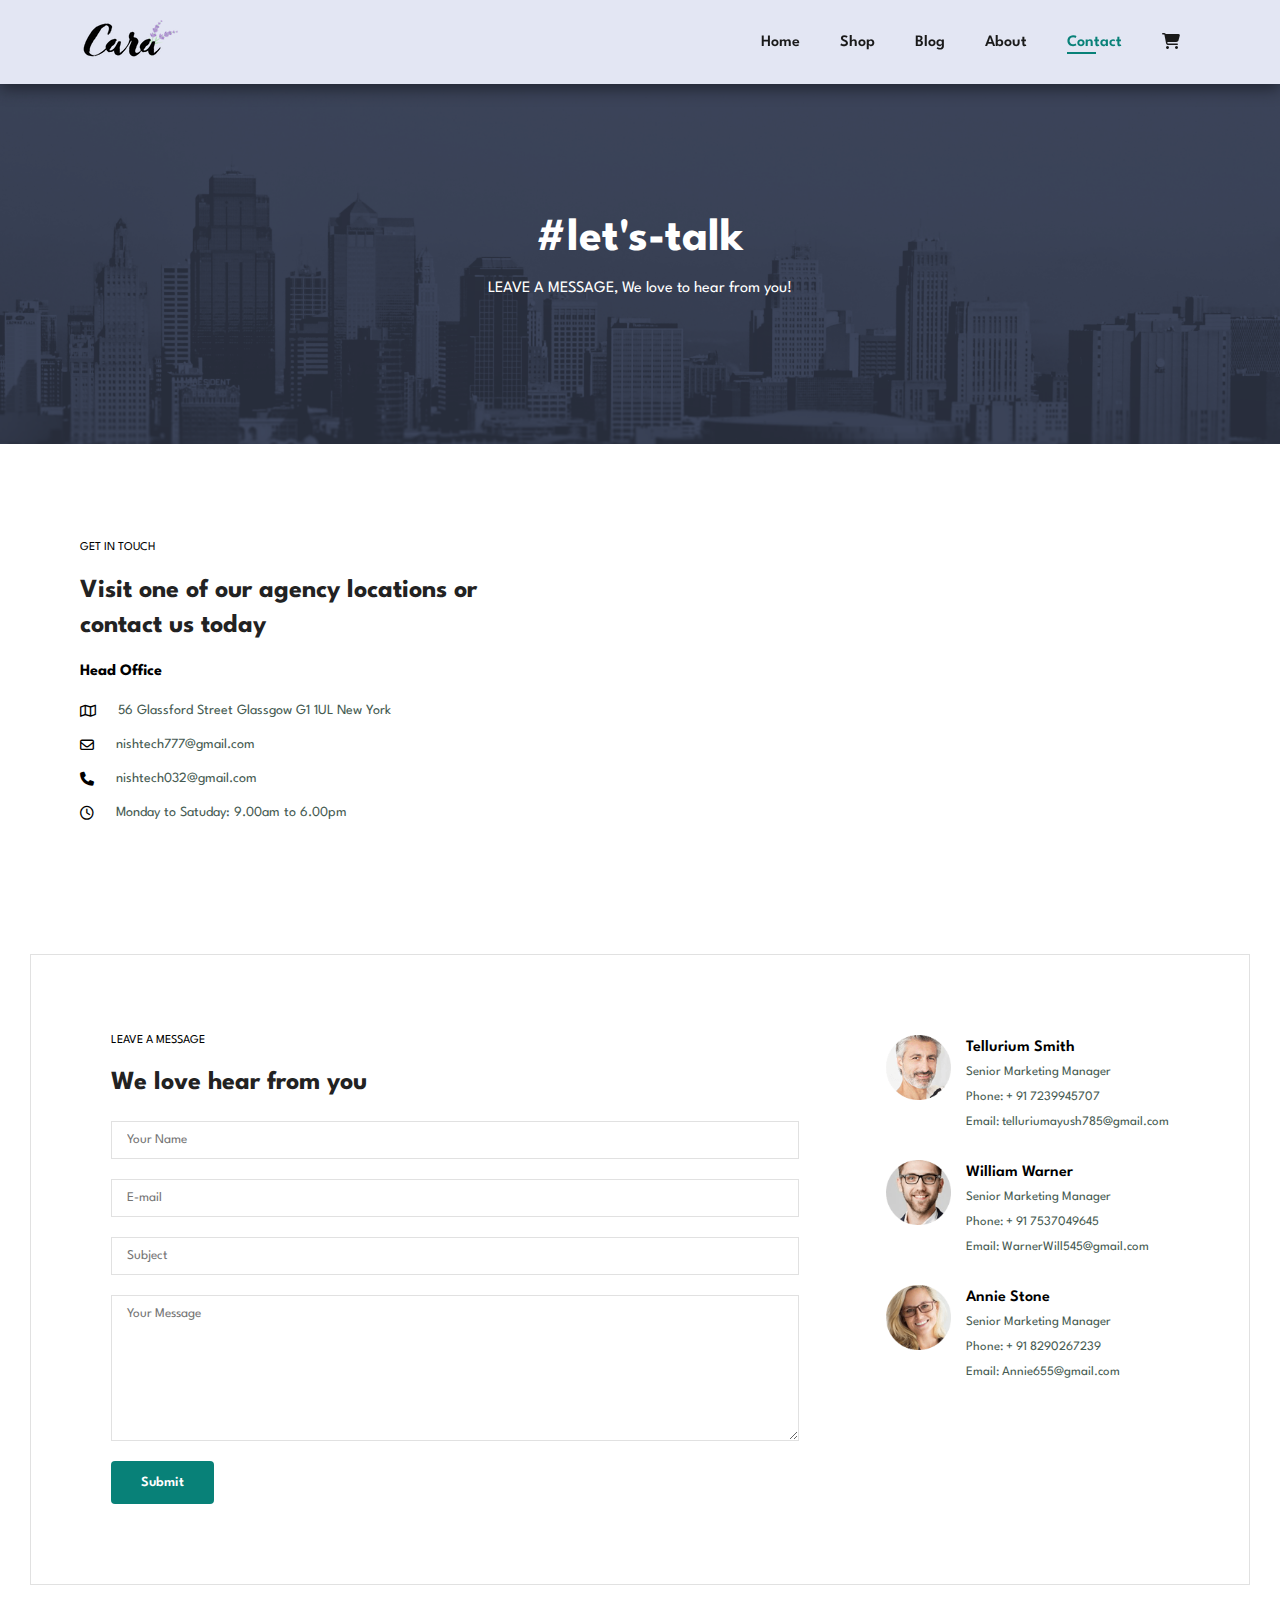
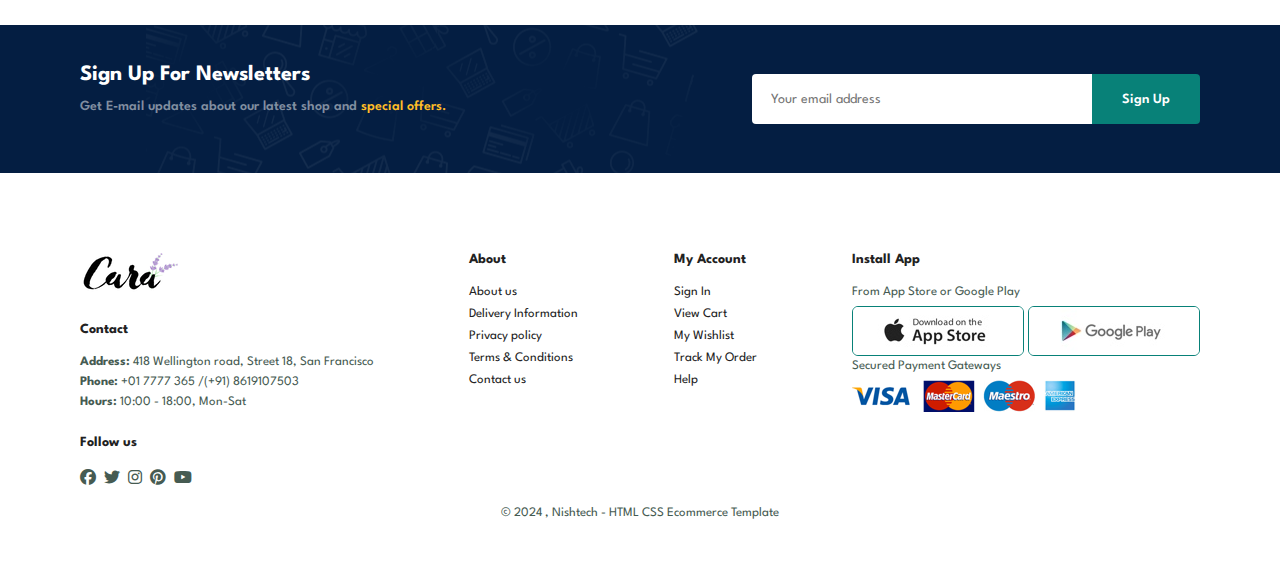
<file: contact.html>
<!DOCTYPE html>
<html lang="en">

    <head>
        <meta charset="UTF-8">
        <meta http-equiv="X-UA-Compatible" content="IE=edge">
        <meta name="viewport" content="width=device-width, initial-scale=1.0">
        <title>Cara E-commerce website</title>
        <link rel="stylesheet" href="https://pro.fontawesome.com/releases/v5.10.0/css/all.css" />
        <link rel="stylesheet" href="https://cdnjs.cloudflare.com/ajax/libs/font-awesome/6.5.1/css/all.min.css" />
      

        <link rel="stylesheet" href="style.css">
    </head>

    <body>
        <section id ="header">
            <a href="#"><img src="img/logo.png" class="logo" alt=""></a>
            <div>
                <ul id="navbar">
                    <li> <a href="index.html">Home</a></li>
                    <li> <a href="shop.html">Shop</a></li>
                    <li> <a  href="blog.html">Blog</a></li>
                    <li> <a  href="about.html">About</a></li>
                    <li> <a class="active" href="contact.html">Contact</a></li>
                    <li id="lg-bag"> <a href="cart.html"><i class="fa-solid fa-cart-shopping"></i></a></li>
                    <a href="#" id ="close"><i class="fa-solid fa-xmark"></i></a>
                </ul>
            </div>
            <div id="mobile">
                <a href="cart.html"><i class="fa-solid fa-cart-shopping"></i></a> 
                <i id="bar" class="fa-solid fa-bars"></i>

            </div>
        </section>

        <section id = "page-header"  class="about-header">
            <h2>#let's-talk</h2>
            <p>LEAVE A MESSAGE, We love to hear from you!</p>
          
        </section>

        <section id="contact-details" class="section-p1">
            <div class="details">
                <span>GET IN TOUCH</span>
                <h2>Visit one of our agency locations or contact us today</h2>
                <h3>Head Office</h3>
                <div>
                    <li>
                        <i class="fa-regular fa-map"></i>
                        <p>56 Glassford Street Glassgow G1 1UL New York</p>
                    </li>
                    <li>
                        <i class="fa-regular fa-envelope"></i>
                        <p>nishtech777@gmail.com</p>
                    </li>
                    <li>
                        <i class="fa-solid fa-phone"></i>
                        <p>nishtech032@gmail.com</p>
                    </li>

                    <li>
                        <i class="fa-regular fa-clock"></i>
                        <p>Monday to Satuday: 9.00am to 6.00pm</p>
                    </li>
                </div>
             </div>

                <div class="map">
                    <iframe src="https://www.google.com/maps/embed?pb=!1m18!1m12!1m3!1d56938.47598041313!2d75.7550329628521!3d26.8827081259674!2m3!1f0!2f0!3f0!3m2!1i1024!2i768!4f13.1!3m3!1m2!1s0x396db5d0abb464cf%3A0x43440aa416c9fdaf!2sWorld%20Trade%20Park!5e0!3m2!1sen!2sin!4v1705886562460!5m2!1sen!2sin" 
                    width="600" height="450" style="border:0;" allowfullscreen="" loading="lazy"></iframe>
                </div>
        </section>

        <section id="form-details">
            <form action="">
                <span>LEAVE A MESSAGE</span>
                <h2>We love hear from you</h2>
                <input type="text" placeholder="Your Name">
                <input type="text" placeholder="E-mail">
                <input type="text" placeholder="Subject">
                <textarea name="" id="" cols="30" rows="10" placeholder="Your Message"></textarea>
                <button class="normal">Submit</button>
            </form>

            <div class="people">
                <div>
                    <img src="img/people/1.png" alt="">
                    <p><span>Tellurium Smith</span> Senior Marketing Manager <br> Phone: + 91 7239945707
                         <br>Email: telluriumayush785@gmail.com</p>
                </div>
                <div>
                    <img src="img/people/2.png" alt="">
                    <p><span>William Warner</span> Senior Marketing Manager <br> Phone: + 91 7537049645
                         <br>Email: WarnerWill545@gmail.com</p>
                </div>
                <div>
                    <img src="img/people/3.png" alt="">
                    <p><span>Annie Stone</span> Senior Marketing Manager <br> Phone: + 91 8290267239
                         <br>Email: Annie655@gmail.com</p>
                </div>
            </div>
        </section>


    <section id="newsletter" class="section-p1 section-m1">
        <div class="newstext"> 
           <h4>Sign Up For Newsletters</h4>
           <p>Get E-mail updates about our latest shop and <span>special offers.</span></p>
        </div>
   
        <div class="form">
           <input type="text" placeholder="Your email address" >
           <button class="normal" id="removeBtn">Sign Up</button>
        </div>
       </section>


      
    <footer class="section-p1">
        <div class="col">
            <img class="logo" src="img/logo.png" alt="">
            <h4>Contact</h4>
            <p><strong>Address:</strong> 418 Wellington road, Street 18, San Francisco</p>
            <p><strong>Phone:</strong> +01 7777 365 /(+91) 8619107503</p>
            <p><strong>Hours:</strong> 10:00 - 18:00, Mon-Sat</p>
            <div class="follow">
                <h4>Follow us</h4>
                <div class="icon">
                    <i class="fa-brands fa-facebook"></i>
                    <i class="fa-brands fa-twitter"></i>
                    <i class="fa-brands fa-instagram"></i>
                    <i class="fa-brands fa-pinterest"></i>
                    <i class="fa-brands fa-youtube"></i>
                </div>
            
            </div>
        </div>

        <div class="col">
            <h4>About</h4>
            <a href="#">About us</a>
            <a href="#">Delivery Information</a>
            <a href="#">Privacy policy</a>
            <a href="#">Terms & Conditions</a>
            <a href="#">Contact us</a>
        </div>

        <div class="col">
            <h4>My Account</h4>
            <a href="#">Sign In</a>
            <a href="#">View Cart</a>
            <a href="#">My Wishlist</a>
            <a href="#">Track My Order</a>
            <a href="#">Help</a>
        </div> 

        <div class="col install">
            <h4>Install App</h4>
            <p>From App Store or Google Play</p>
            <div class="row">
                <img src="img/pay/app.jpg" alt="">
                <img src="img/pay/play.jpg" alt="">
            </div>
            <p>Secured Payment Gateways</p>
            <img src="img/pay/pay.png" alt="">
        </div>
        
        <div class="copyright">
            <p>© 2024 , Nishtech - HTML CSS Ecommerce Template</p>
        </div>
    </footer>


    <script>
        let Btns1 = document.getElementById('removeBtn');
        Btns1.addEventListener("click" , function(){
            window.location.href = "contact.html";
        });
    </script>
   

        <script src="script.js"></script>
    </body>

</html>
</file>
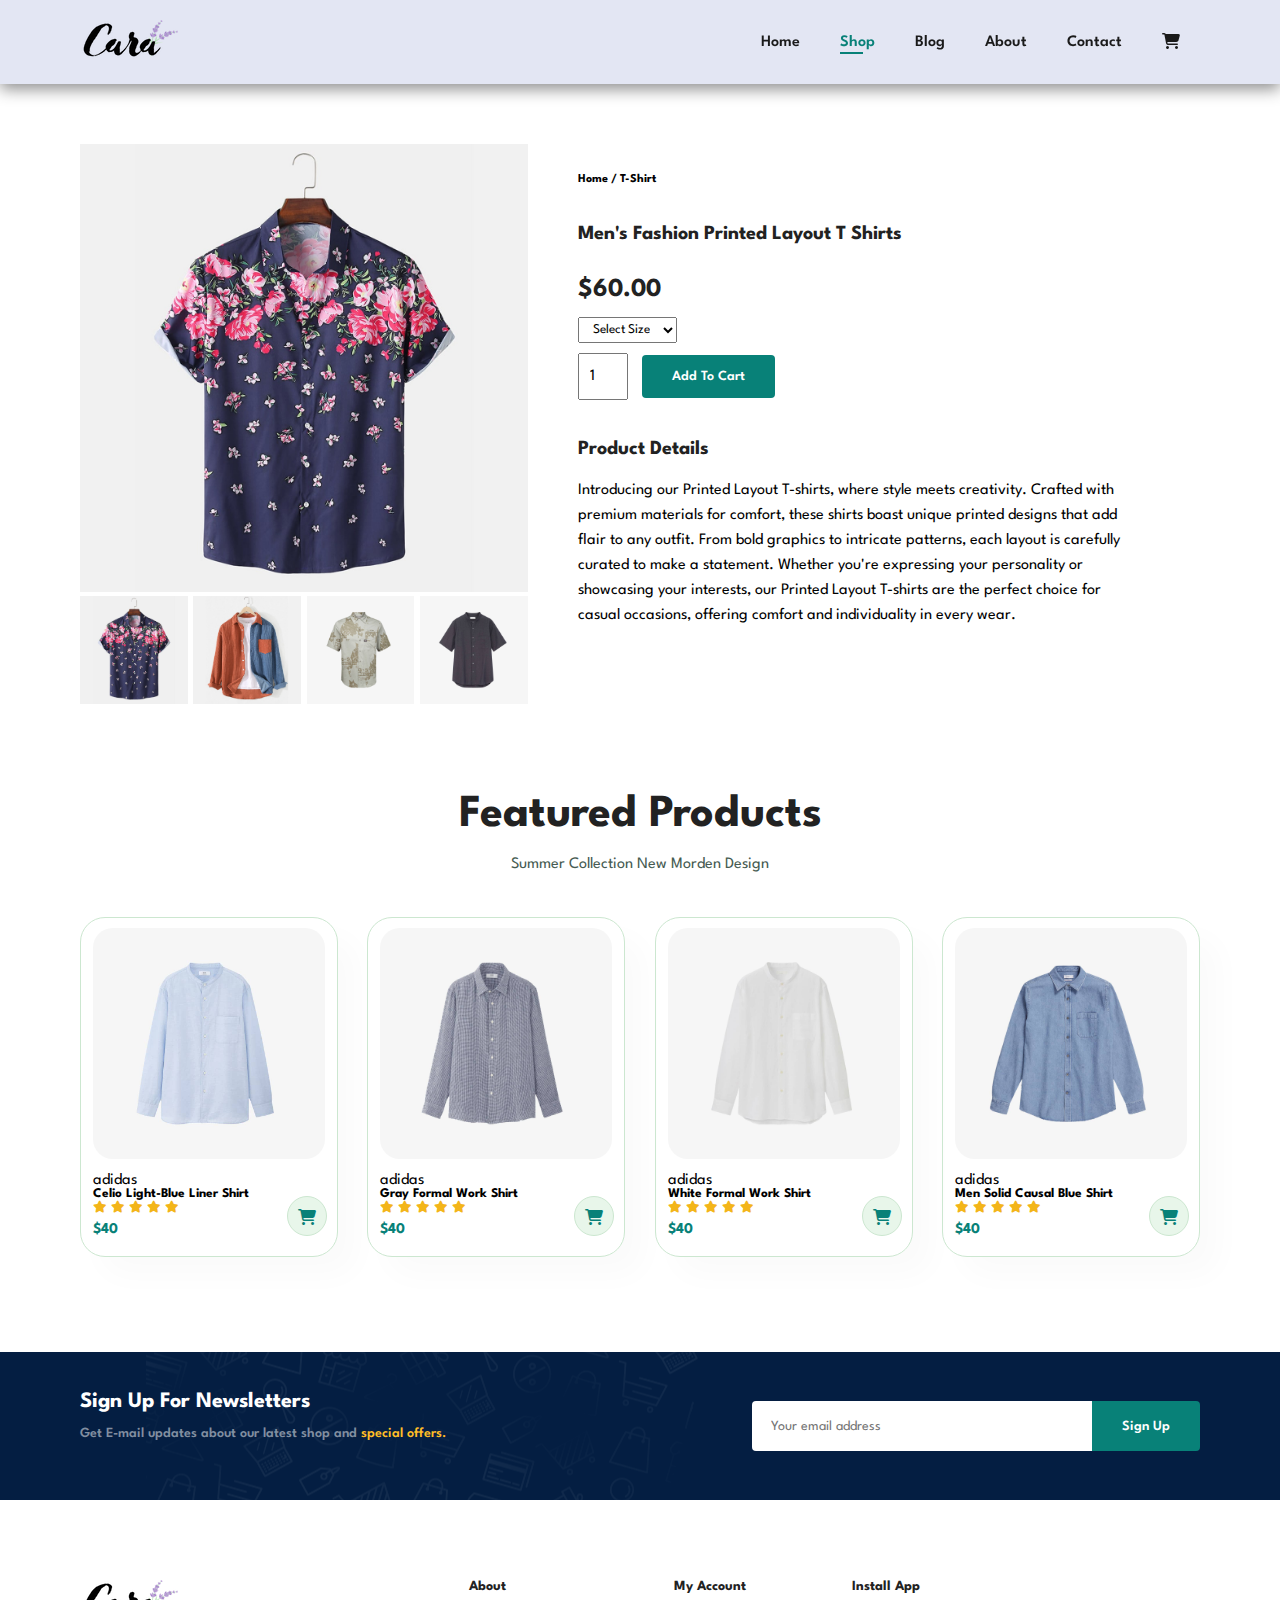
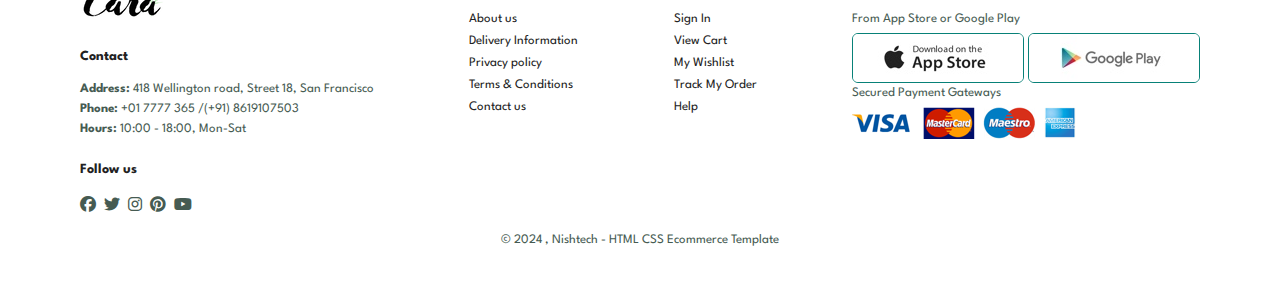
<file: s1product.html>
<!DOCTYPE html>
<html lang="en">

    <head>
        <meta charset="UTF-8">
        <meta http-equiv="X-UA-Compatible" content="IE=edge">
        <meta name="viewport" content="width=device-width, initial-scale=1.0">
        <title>Cara E-commerce website</title>
        <link rel="stylesheet" href="https://pro.fontawesome.com/releases/v5.10.0/css/all.css" />
        <link rel="stylesheet" href="https://cdnjs.cloudflare.com/ajax/libs/font-awesome/6.5.1/css/all.min.css" />
      

        <link rel="stylesheet" href="style.css">
    </head>

    <body>
        <section id ="header">
            <a href="#"><img src="img/logo.png" class="logo" alt=""></a>
            <div>
                <ul id="navbar">
                    <li> <a href="index.html">Home</a></li>
                    <li> <a class="active" href="shop.html">Shop</a></li>
                    <li> <a href="blog.html">Blog</a></li>
                    <li> <a href="about.html">About</a></li>
                    <li> <a href="contact.html">Contact</a></li>
                    <li id="lg-bag"> <a href="cart.html"><i class="fa-solid fa-cart-shopping"></i></a></li>
                    <a href="#" id ="close"><i class="fa-solid fa-xmark"></i></a>
                </ul>
            </div>
            <div id="mobile">
                <a href="cart.html"><i class="fa-solid fa-cart-shopping"></i></a> 
                <i id="bar" class="fa-solid fa-bars"></i>

            </div>
        </section>

        <section id="prodetails" class="section-p1">
            <div class="single-pro-image">
                <img src="img/products/f5.jpg" width="100%" id="MainImg" alt="">
                <div class="small-img-group">
                    <div class="small-img-col">
                        <img src="img/products/f5.jpg" width="100%" class="small-img" alt="">
                    </div>
                    <div class="small-img-col">
                        <img src="img/products/f6.jpg" width="100%" class="small-img" alt="">
                    </div>
                    <div class="small-img-col">
                        <img src="img/products/n4.jpg" width="100%" class="small-img" alt="">
                    </div>
                    <div class="small-img-col">
                        <img src="img/products/n8.jpg" width="100%" class="small-img" alt="">
                    </div>
                </div>
            </div>

            <div class="single-pro-details">
                <h6>Home / T-Shirt</h6>
                <h4>Men's Fashion Printed Layout T Shirts</h4>
                <h2>$60.00</h2>
                <select>
                    <option>Select Size</option>
                    <option>XL</option>
                    <option>XXL</option>
                    <option>Small</option>
                    <option>Medium</option>
                    <option>Large</option>
                </select>
                <input type="number" value="1">
                <button class="normal">Add To Cart</button>
                <h4>Product Details</h4>
                <span>Introducing our Printed Layout T-shirts, where style meets creativity. 
                    Crafted with premium materials for comfort, these shirts boast unique printed designs that add flair to any outfit. 
                    From bold graphics to intricate patterns, each layout is carefully curated to make a statement.
                     Whether you're expressing your personality or showcasing your interests, our Printed Layout T-shirts are the perfect choice 
                     for casual occasions, offering comfort and individuality in every wear. </span>
            </div>
        </section>

        <section id="product1" class="section-p1">
            <h2>Featured Products</h2>
            <p>Summer Collection New Morden Design</p>
    
            <div class="pro-container">
             <div class="pro"  onclick="window.location.href='s2product.html'">
                <img src="img/products/n1.jpg" alt="">
                <div class="des">
                    <span>adidas</span>
                    <h5>Celio Light-Blue Liner Shirt</h5>
                    <div class="star">
                        <i class="fas fa-star"></i>
                        <i class="fas fa-star"></i>
                        <i class="fas fa-star"></i>
                        <i class="fas fa-star"></i>
                        <i class="fas fa-star"></i>  
                    </div>
                    <h4>$40</h4>
                </div>
                <a href="#"><i class="fa-solid fa-cart-shopping  cart"></i></a>
             </div>
            
                <div class="pro"  onclick="window.location.href='s2product.html'">
                   <img src="img/products/n2.jpg" alt="">
                   <div class="des">
                       <span>adidas</span>
                       <h5>Gray Formal Work Shirt</h5>
                       <div class="star">
                           <i class="fas fa-star"></i>
                           <i class="fas fa-star"></i>
                           <i class="fas fa-star"></i>
                           <i class="fas fa-star"></i>
                           <i class="fas fa-star"></i>  
                       </div>
                       <h4>$40</h4>
                   </div>
                   <a href="#"><i class="fa-solid fa-cart-shopping  cart"></i></a>
                </div>
                
                    <div class="pro"  onclick="window.location.href='s2product.html'">
                       <img src="img/products/n3.jpg" alt="">
                       <div class="des">
                           <span>adidas</span>
                           <h5>White Formal Work Shirt</h5>
                           <div class="star">
                               <i class="fas fa-star"></i>
                               <i class="fas fa-star"></i>
                               <i class="fas fa-star"></i>
                               <i class="fas fa-star"></i>
                               <i class="fas fa-star"></i>  
                           </div>
                           <h4>$40</h4>
                       </div>
                       <a href="#"><i class="fa-solid fa-cart-shopping  cart"></i></a>
                    </div>
                
                        <div class="pro" onclick="window.location.href='s2product.html'">
                           <img src="img/products/n5.jpg" alt="">
                           <div class="des">
                               <span>adidas</span>
                               <h5>Men Solid Causal Blue Shirt </h5>
                               <div class="star">
                                   <i class="fas fa-star"></i>
                                   <i class="fas fa-star"></i>
                                   <i class="fas fa-star"></i>
                                   <i class="fas fa-star"></i>
                                   <i class="fas fa-star"></i>  
                               </div>
                               <h4>$40</h4>
                           </div>
                           <a href="#"><i class="fa-solid fa-cart-shopping  cart"></i></a>
                        </div>
                                              
            </div>
        </section>

    <section id="newsletter" class="section-p1 section-m1">
     <div class="newstext"> 
        <h4>Sign Up For Newsletters</h4>
        <p>Get E-mail updates about our latest shop and <span>special offers.</span></p>
     </div>

     <div class="form">
        <input type="text" placeholder="Your email address" >
        <button class="normal">Sign Up</button>
     </div>
    </section>

    <footer class="section-p1">
        <div class="col">
            <img class="logo" src="img/logo.png" alt="">
            <h4>Contact</h4>
            <p><strong>Address:</strong> 418 Wellington road, Street 18, San Francisco</p>
            <p><strong>Phone:</strong> +01 7777 365 /(+91) 8619107503</p>
            <p><strong>Hours:</strong> 10:00 - 18:00, Mon-Sat</p>
            <div class="follow">
                <h4>Follow us</h4>
                <div class="icon">
                    <i class="fa-brands fa-facebook"></i>
                    <i class="fa-brands fa-twitter"></i>
                    <i class="fa-brands fa-instagram"></i>
                    <i class="fa-brands fa-pinterest"></i>
                    <i class="fa-brands fa-youtube"></i>
                </div>
            
            </div>
        </div>

        <div class="col">
            <h4>About</h4>
            <a href="#">About us</a>
            <a href="#">Delivery Information</a>
            <a href="#">Privacy policy</a>
            <a href="#">Terms & Conditions</a>
            <a href="#">Contact us</a>
        </div>

        <div class="col">
            <h4>My Account</h4>
            <a href="#">Sign In</a>
            <a href="#">View Cart</a>
            <a href="#">My Wishlist</a>
            <a href="#">Track My Order</a>
            <a href="#">Help</a>
        </div> 

        <div class="col install">
            <h4>Install App</h4>
            <p>From App Store or Google Play</p>
            <div class="row">
                <img src="img/pay/app.jpg" alt="">
                <img src="img/pay/play.jpg" alt="">
            </div>
            <p>Secured Payment Gateways</p>
            <img src="img/pay/pay.png" alt="">
        </div>
        
        <div class="copyright">
            <p>© 2024 , Nishtech - HTML CSS Ecommerce Template</p>
        </div>
    </footer>

    <script>
        var MainImg = document.getElementById("MainImg");
        var smallimg = document.getElementsByClassName("small-img");

        smallimg[0].onclick = function(){
            MainImg.src = smallimg[0].src;
        }
        smallimg[1].onclick = function(){
            MainImg.src = smallimg[1].src;
        }
        smallimg[2].onclick = function(){
            MainImg.src = smallimg[2].src;
        }
        smallimg[3].onclick = function(){
            MainImg.src = smallimg[3].src;
        }
       
    </script>

   

        <script src="script.js"></script>
    </body>

</html>
</file>
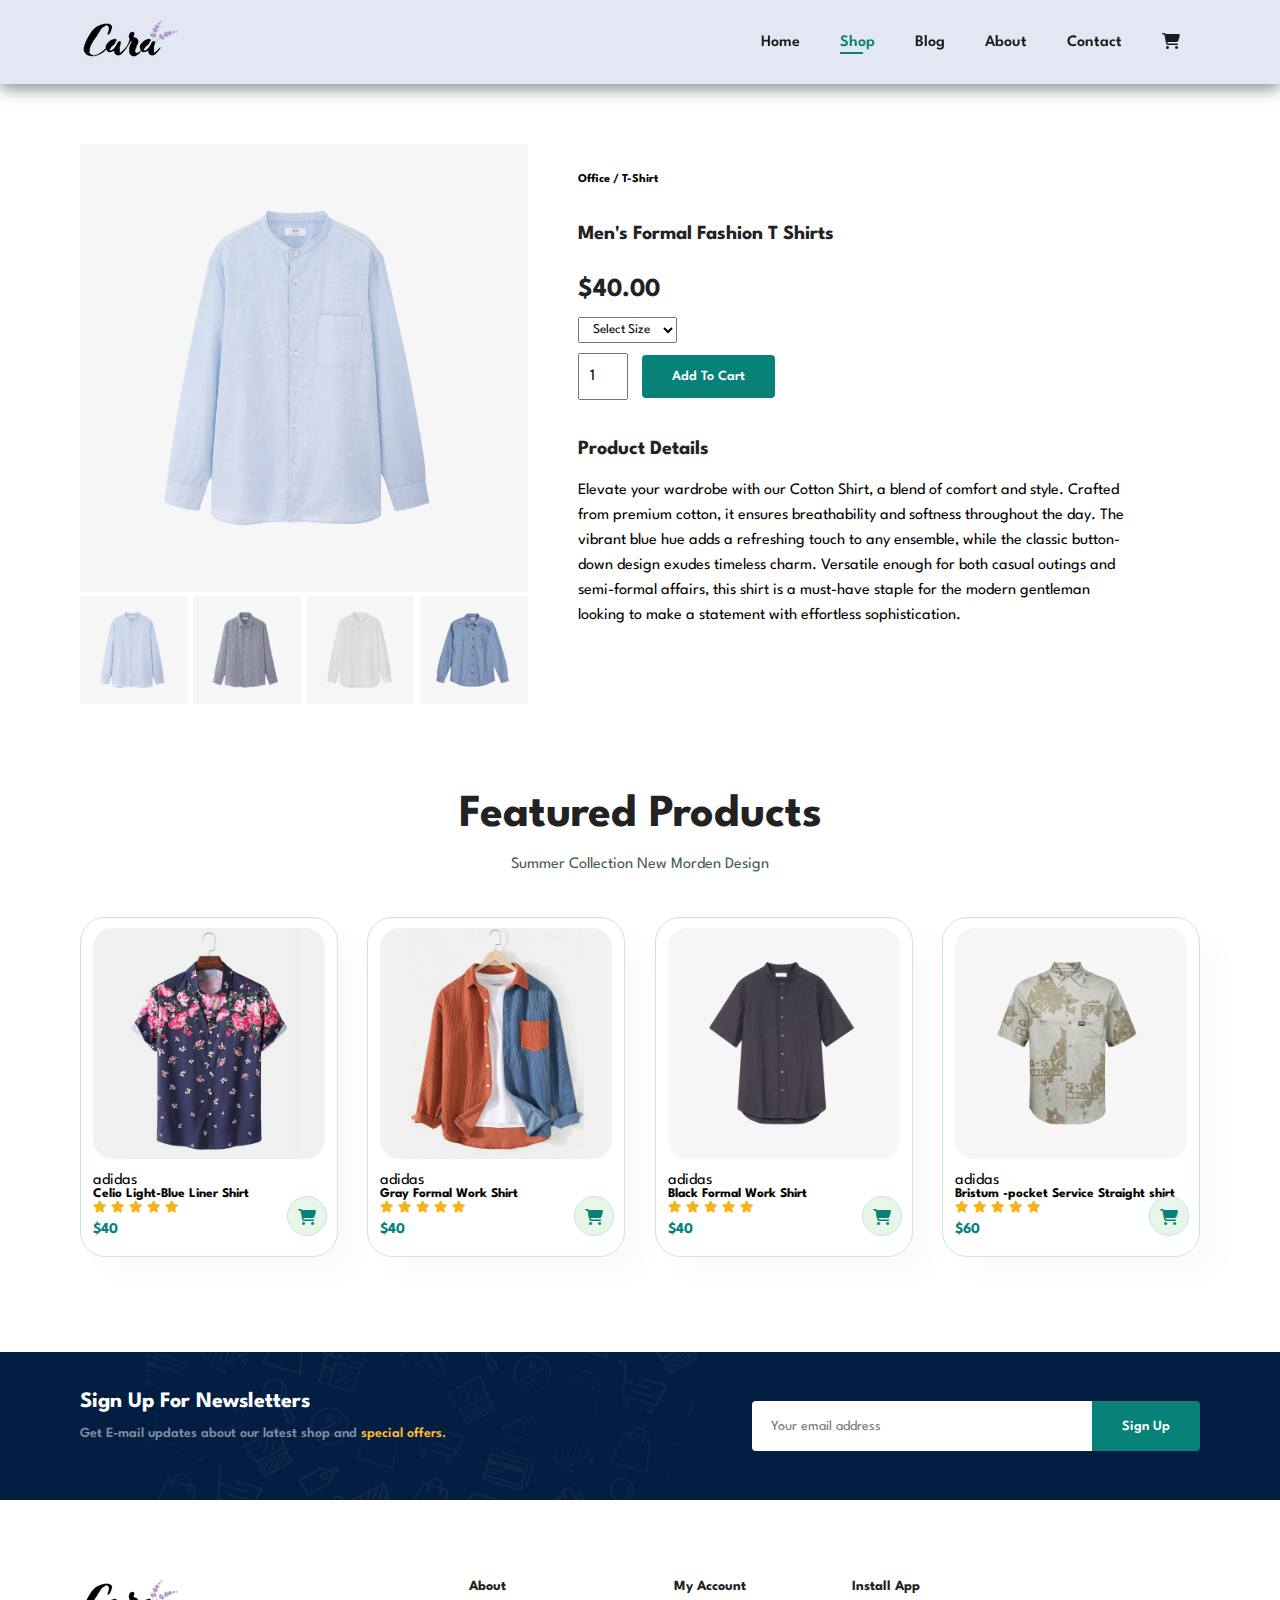
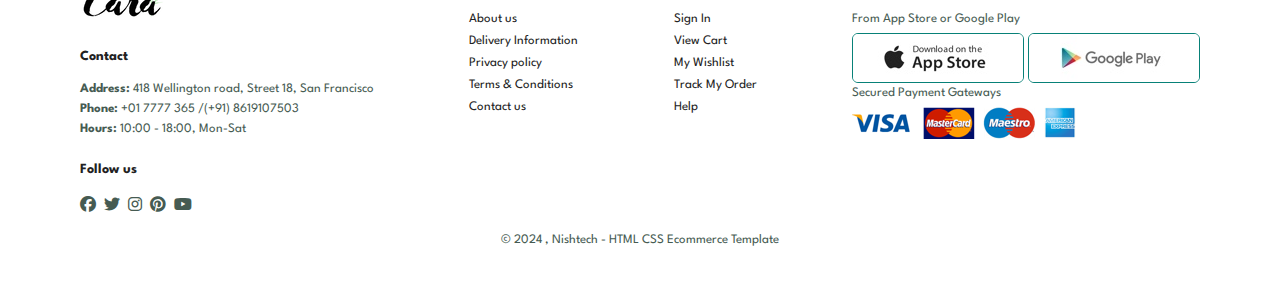
<file: s2product.html>
<!DOCTYPE html>
<html lang="en">

    <head>
        <meta charset="UTF-8">
        <meta http-equiv="X-UA-Compatible" content="IE=edge">
        <meta name="viewport" content="width=device-width, initial-scale=1.0">
        <title>Cara E-commerce website</title>
        <link rel="stylesheet" href="https://pro.fontawesome.com/releases/v5.10.0/css/all.css" />
        <link rel="stylesheet" href="https://cdnjs.cloudflare.com/ajax/libs/font-awesome/6.5.1/css/all.min.css" />
      

        <link rel="stylesheet" href="style.css">
    </head>

    <body>
        <section id ="header">
            <a href="#"><img src="img/logo.png" class="logo" alt=""></a>
            <div>
                <ul id="navbar">
                    <li> <a href="index.html">Home</a></li>
                    <li> <a class="active" href="shop.html">Shop</a></li>
                    <li> <a href="blog.html">Blog</a></li>
                    <li> <a href="about.html">About</a></li>
                    <li> <a href="contact.html">Contact</a></li>
                    <li id="lg-bag"> <a href="cart.html"><i class="fa-solid fa-cart-shopping"></i></a></li>
                    <a href="#" id ="close"><i class="fa-solid fa-xmark"></i></a>
                </ul>
            </div>
            <div id="mobile">
                <a href="cart.html"><i class="fa-solid fa-cart-shopping"></i></a> 
                <i id="bar" class="fa-solid fa-bars"></i>

            </div>
        </section>

        <section id="prodetails" class="section-p1">
            <div class="single-pro-image">
                <img src="img/products/n1.jpg" width="100%" id="MainImg" alt="">
                <div class="small-img-group">
                    <div class="small-img-col">
                        <img src="img/products/n1.jpg" width="100%" class="small-img" alt="">
                    </div>
                    <div class="small-img-col">
                        <img src="img/products/n2.jpg" width="100%" class="small-img" alt="">
                    </div>
                    <div class="small-img-col">
                        <img src="img/products/n3.jpg" width="100%" class="small-img" alt="">
                    </div>
                    <div class="small-img-col">
                        <img src="img/products/n5.jpg" width="100%" class="small-img" alt="">
                    </div>
                </div>
            </div>

            <div class="single-pro-details">
                <h6>Office / T-Shirt</h6>
                <h4>Men's Formal Fashion T Shirts</h4>
                <h2>$40.00</h2>
                <select>
                    <option>Select Size</option>
                    <option>XL</option>
                    <option>XXL</option>
                    <option>Small</option>
                    <option>Medium</option>
                    <option>Large</option>
                </select>
                <input type="number" value="1">
                <button class="normal">Add To Cart</button>
                <h4>Product Details</h4>
                <span>
                    Elevate your wardrobe with our Cotton Shirt, a blend of comfort and style. 
                    Crafted from premium cotton, it ensures breathability and softness throughout the day. 
                    The vibrant blue hue adds a refreshing touch to any ensemble, while the classic button-down design exudes timeless charm. 
                    Versatile enough for both casual outings and semi-formal affairs, this shirt is a must-have staple for the modern gentleman looking to make a statement with effortless sophistication. </span>
            </div>
        </section>

        <section id="product1" class="section-p1">
            <h2>Featured Products</h2>
            <p>Summer Collection New Morden Design</p>
    
            <div class="pro-container">
             <div class="pro" onclick="window.location.href='s1product.html'">
                <img src="img/products/f5.jpg" alt="">
                <div class="des">
                    <span>adidas</span>
                    <h5>Celio Light-Blue Liner Shirt</h5>
                    <div class="star">
                        <i class="fas fa-star"></i>
                        <i class="fas fa-star"></i>
                        <i class="fas fa-star"></i>
                        <i class="fas fa-star"></i>
                        <i class="fas fa-star"></i>  
                    </div>
                    <h4>$40</h4>
                </div>
                <a href="#"><i class="fa-solid fa-cart-shopping  cart"></i></a>
             </div>
            
                <div class="pro" onclick="window.location.href='s1product.html'">
                   <img src="img/products/f6.jpg" alt="">
                   <div class="des">
                       <span>adidas</span>
                       <h5>Gray Formal Work Shirt</h5>
                       <div class="star">
                           <i class="fas fa-star"></i>
                           <i class="fas fa-star"></i>
                           <i class="fas fa-star"></i>
                           <i class="fas fa-star"></i>
                           <i class="fas fa-star"></i>  
                       </div>
                       <h4>$40</h4>
                   </div>
                   <a href="#"><i class="fa-solid fa-cart-shopping  cart"></i></a>
                </div>
                
                    <div class="pro" onclick="window.location.href='s1product.html'">
                       <img src="img/products/n8.jpg" alt="">
                       <div class="des">
                           <span>adidas</span>
                           <h5>Black Formal Work Shirt</h5>
                           <div class="star">
                               <i class="fas fa-star"></i>
                               <i class="fas fa-star"></i>
                               <i class="fas fa-star"></i>
                               <i class="fas fa-star"></i>
                               <i class="fas fa-star"></i>  
                           </div>
                           <h4>$40</h4>
                       </div>
                       <a href="#"><i class="fa-solid fa-cart-shopping  cart"></i></a>
                    </div>
                
                        <div class="pro" onclick="window.location.href='s1product.html'">
                           <img src="img/products/n4.jpg" alt="">
                           <div class="des">
                               <span>adidas</span>
                               <h5>Bristum -pocket Service Straight shirt</h5>
                               <div class="star">
                                   <i class="fas fa-star"></i>
                                   <i class="fas fa-star"></i>
                                   <i class="fas fa-star"></i>
                                   <i class="fas fa-star"></i>
                                   <i class="fas fa-star"></i>  
                               </div>
                               <h4>$60</h4>
                           </div>
                           <a href="#"><i class="fa-solid fa-cart-shopping  cart"></i></a>
                        </div>
                                              
            </div>
        </section>

    <section id="newsletter" class="section-p1 section-m1">
     <div class="newstext"> 
        <h4>Sign Up For Newsletters</h4>
        <p>Get E-mail updates about our latest shop and <span>special offers.</span></p>
     </div>

     <div class="form">
        <input type="text" placeholder="Your email address" >
        <button class="normal">Sign Up</button>
     </div>
    </section>

    <footer class="section-p1">
        <div class="col">
            <img class="logo" src="img/logo.png" alt="">
            <h4>Contact</h4>
            <p><strong>Address:</strong> 418 Wellington road, Street 18, San Francisco</p>
            <p><strong>Phone:</strong> +01 7777 365 /(+91) 8619107503</p>
            <p><strong>Hours:</strong> 10:00 - 18:00, Mon-Sat</p>
            <div class="follow">
                <h4>Follow us</h4>
                <div class="icon">
                    <i class="fa-brands fa-facebook"></i>
                    <i class="fa-brands fa-twitter"></i>
                    <i class="fa-brands fa-instagram"></i>
                    <i class="fa-brands fa-pinterest"></i>
                    <i class="fa-brands fa-youtube"></i>
                </div>
            
            </div>
        </div>

        <div class="col">
            <h4>About</h4>
            <a href="#">About us</a>
            <a href="#">Delivery Information</a>
            <a href="#">Privacy policy</a>
            <a href="#">Terms & Conditions</a>
            <a href="#">Contact us</a>
        </div>

        <div class="col">
            <h4>My Account</h4>
            <a href="#">Sign In</a>
            <a href="#">View Cart</a>
            <a href="#">My Wishlist</a>
            <a href="#">Track My Order</a>
            <a href="#">Help</a>
        </div> 

        <div class="col install">
            <h4>Install App</h4>
            <p>From App Store or Google Play</p>
            <div class="row">
                <img src="img/pay/app.jpg" alt="">
                <img src="img/pay/play.jpg" alt="">
            </div>
            <p>Secured Payment Gateways</p>
            <img src="img/pay/pay.png" alt="">
        </div>
        
        <div class="copyright">
            <p>© 2024 , Nishtech - HTML CSS Ecommerce Template</p>
        </div>
    </footer>

    <script>
        var MainImg = document.getElementById("MainImg");
        var smallimg = document.getElementsByClassName("small-img");

        smallimg[0].onclick = function(){
            MainImg.src = smallimg[0].src;
        }
        smallimg[1].onclick = function(){
            MainImg.src = smallimg[1].src;
        }
        smallimg[2].onclick = function(){
            MainImg.src = smallimg[2].src;
        }
        smallimg[3].onclick = function(){
            MainImg.src = smallimg[3].src;
        }
    </script>

   

        <script src="script.js"></script>
    </body>

</html>
</file>
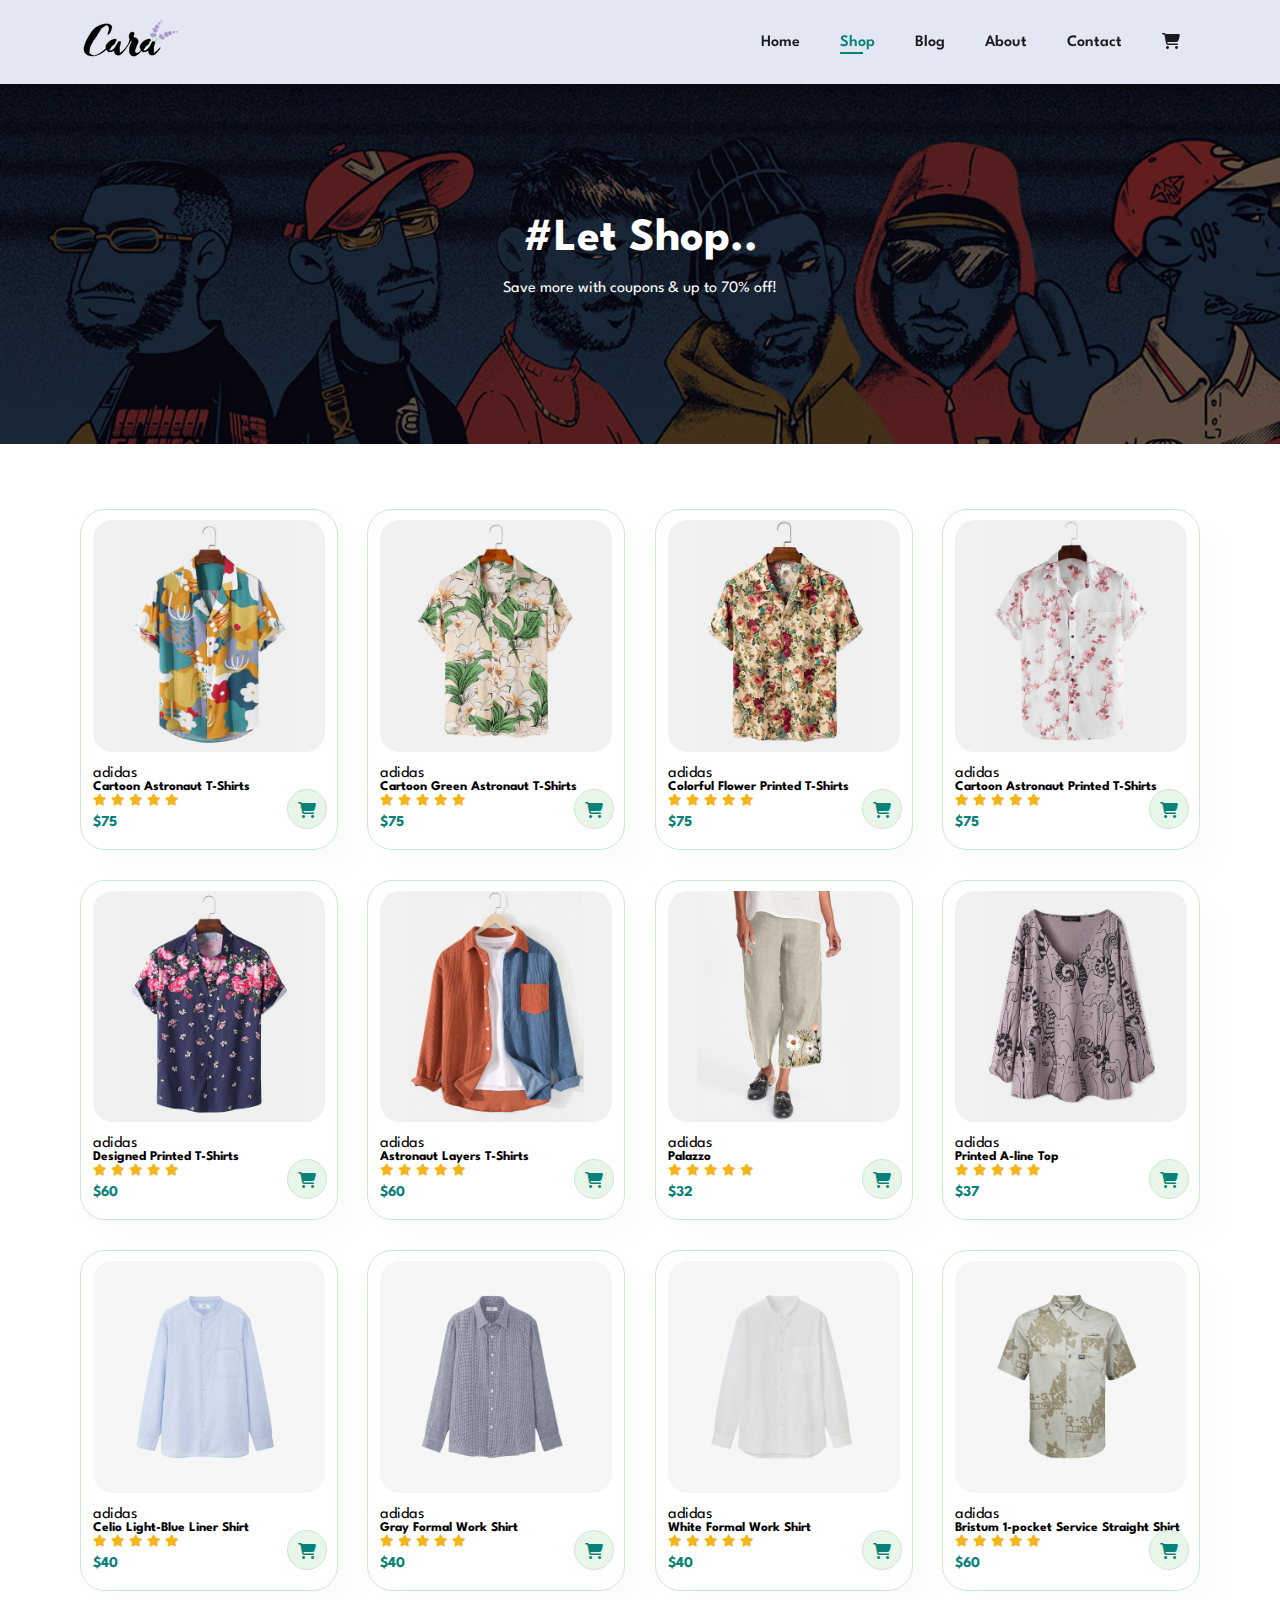
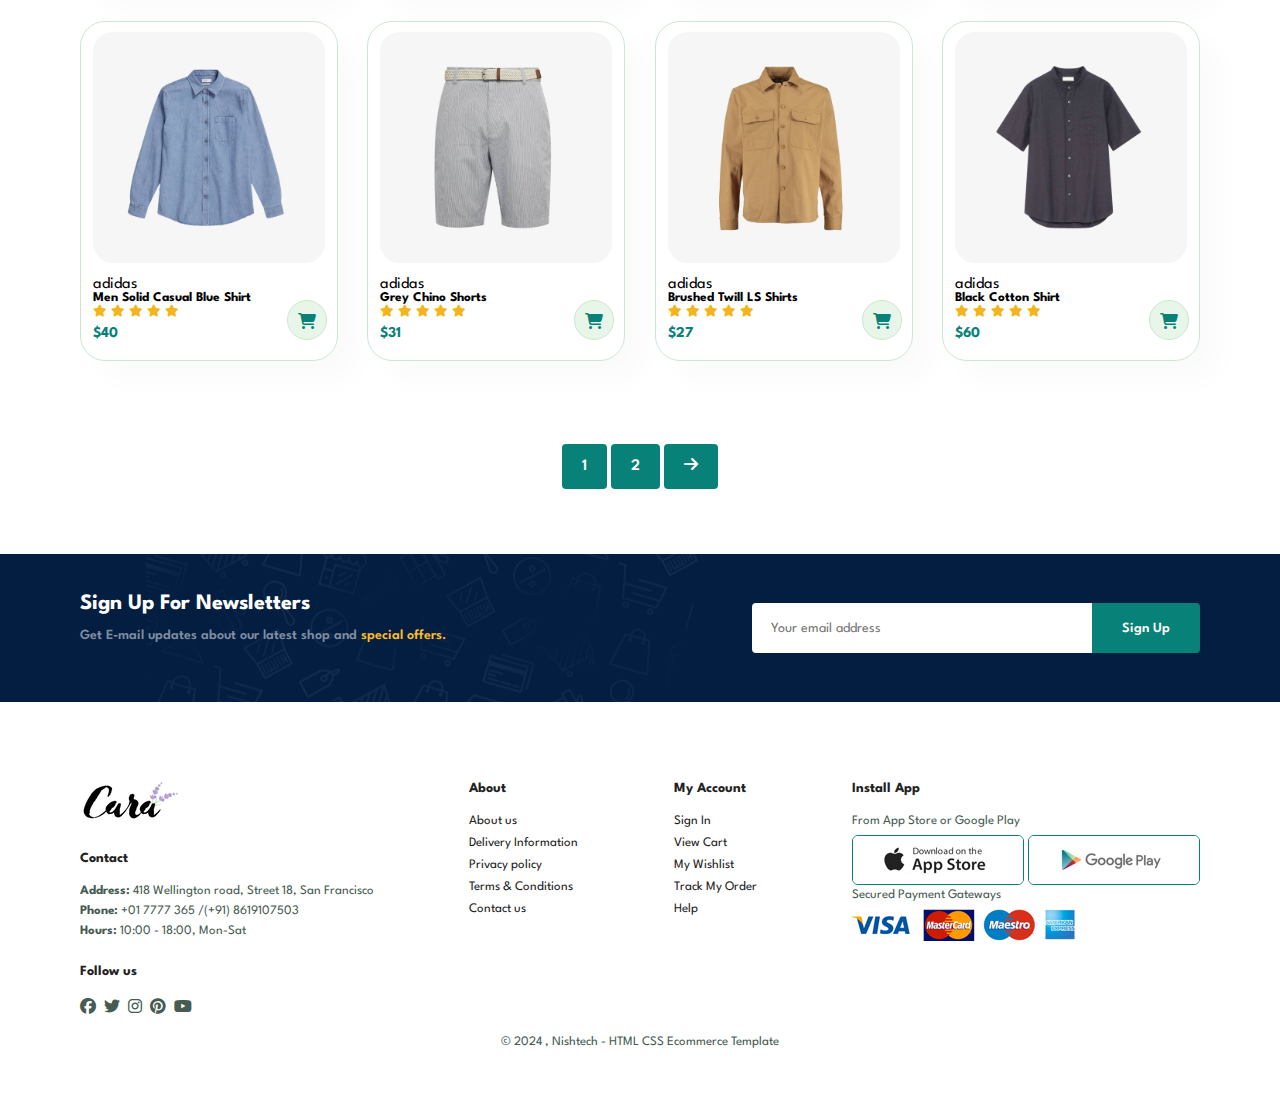
<file: shop.html>
<!DOCTYPE html>
<html lang="en">

    <head>
        <meta charset="UTF-8">
        <meta http-equiv="X-UA-Compatible" content="IE=edge">
        <meta name="viewport" content="width=device-width, initial-scale=1.0">
        <title>Cara E-commerce website</title>
        <link rel="stylesheet" href="https://pro.fontawesome.com/releases/v5.10.0/css/all.css" />
        <link rel="stylesheet" href="https://cdnjs.cloudflare.com/ajax/libs/font-awesome/6.5.1/css/all.min.css" />
      

        <link rel="stylesheet" href="style.css">
    </head>

    <body>
        <section id ="header">
            <a href="#"><img src="img/logo.png" class="logo" alt=""></a>
            <div>
                <ul id="navbar">
                    <li> <a href="index.html">Home</a></li>
                    <li> <a class="active" href="shop.html">Shop</a></li>
                    <li> <a href="blog.html">Blog</a></li>
                    <li> <a href="about.html">About</a></li>
                    <li> <a href="contact.html">Contact</a></li>
                    <li id="lg-bag"> <a href="cart.html"><i class="fa-solid fa-cart-shopping"></i></a></li>
                    <a href="#" id ="close"><i class="fa-solid fa-xmark"></i></a>
                </ul>
            </div>
            <div id="mobile">
                <a href="cart.html"><i class="fa-solid fa-cart-shopping"></i></a> 
                <i id="bar" class="fa-solid fa-bars"></i>

            </div>
        </section>

        <section id = "page-header">
            <h2>#Let Shop..</h2>
            <p>Save more with coupons & up to 70% off!</p>
          
        </section>

    <section id="product1" class="section-p1">
        <div class="pro-container">
         <div class="pro" onclick="window.location.href='sproduct.html'; ">
            <img src="img/products/f1.jpg" alt="">
            <div class="des">
                <span>adidas</span>
                <h5>Cartoon Astronaut T-Shirts</h5>
                <div class="star">
                    <i class="fas fa-star"></i>
                    <i class="fas fa-star"></i>
                    <i class="fas fa-star"></i>
                    <i class="fas fa-star"></i>
                    <i class="fas fa-star"></i>  
                </div>
                <h4>$75</h4>
            </div>
            <a href="#"><i class="fa-solid fa-cart-shopping  cart"></i></a>
         </div>
        
            <div class="pro" onclick="window.location.href='sproduct.html'; ">
               <img src="img/products/f2.jpg" alt="">
               <div class="des">
                   <span>adidas</span>
                   <h5>Cartoon Green Astronaut T-Shirts</h5>
                   <div class="star">
                       <i class="fas fa-star"></i>
                       <i class="fas fa-star"></i>
                       <i class="fas fa-star"></i>
                       <i class="fas fa-star"></i>
                       <i class="fas fa-star"></i>  
                   </div>
                   <h4>$75</h4>
               </div>
               <a href="#"><i class="fa-solid fa-cart-shopping  cart"></i></a>
             </div>
            
                <div class="pro" onclick="window.location.href='sproduct.html';">
                   <img src="img/products/f3.jpg" alt="">
                   <div class="des">
                       <span>adidas</span>
                       <h5>Colorful Flower Printed T-Shirts</h5>
                       <div class="star">
                           <i class="fas fa-star"></i>
                           <i class="fas fa-star"></i>
                           <i class="fas fa-star"></i>
                           <i class="fas fa-star"></i>
                           <i class="fas fa-star"></i>  
                       </div>
                       <h4>$75</h4>
                   </div>
                   <a href="#"><i class="fa-solid fa-cart-shopping  cart"></i></a>
                </div>
            
                    <div class="pro" onclick="window.location.href='sproduct.html';">
                       <img src="img/products/f4.jpg" alt="">
                       <div class="des">
                           <span>adidas</span>
                           <h5>Cartoon Astronaut Printed T-Shirts</h5>
                           <div class="star">
                               <i class="fas fa-star"></i>
                               <i class="fas fa-star"></i>
                               <i class="fas fa-star"></i>
                               <i class="fas fa-star"></i>
                               <i class="fas fa-star"></i>  
                           </div>
                           <h4>$75</h4>
                       </div>
                       <a href="#"><i class="fa-solid fa-cart-shopping  cart"></i></a>
                    </div>
                    
                        <div class="pro" onclick="window.location.href='s1product.html';">
                           <img src="img/products/f5.jpg" alt="">
                           <div class="des">
                               <span>adidas</span>
                               <h5>Designed Printed T-Shirts</h5>
                               <div class="star">
                                   <i class="fas fa-star"></i>
                                   <i class="fas fa-star"></i>
                                   <i class="fas fa-star"></i>
                                   <i class="fas fa-star"></i>
                                   <i class="fas fa-star"></i>  
                               </div>
                               <h4>$60</h4>
                           </div>
                           <a href="#"><i class="fa-solid fa-cart-shopping  cart"></i></a>
                        </div>
                    
                            <div class="pro"  onclick="window.location.href='s1product.html';">
                               <img src="img/products/f6.jpg" alt="">
                               <div class="des">
                                   <span>adidas</span>
                                   <h5> Astronaut Layers T-Shirts</h5>
                                   <div class="star">
                                       <i class="fas fa-star"></i>
                                       <i class="fas fa-star"></i>
                                       <i class="fas fa-star"></i>
                                       <i class="fas fa-star"></i>
                                       <i class="fas fa-star"></i>  
                                   </div>
                                   <h4>$60</h4>
                               </div>
                               <a href="#"><i class="fa-solid fa-cart-shopping  cart"></i></a>
                            </div>
                        
                                <div class="pro">
                                   <img src="img/products/f7.jpg" alt="">
                                   <div class="des">
                                       <span>adidas</span>
                                       <h5> Palazzo</h5>
                                       <div class="star">
                                           <i class="fas fa-star"></i>
                                           <i class="fas fa-star"></i>
                                           <i class="fas fa-star"></i>
                                           <i class="fas fa-star"></i>
                                           <i class="fas fa-star"></i>  
                                       </div>
                                       <h4>$32</h4>
                                   </div>
                                   <a href="#"><i class="fa-solid fa-cart-shopping  cart"></i></a>
                                </div>
                            
                                    <div class="pro">
                                       <img src="img/products/f8.jpg" alt="">
                                       <div class="des">
                                           <span>adidas</span>
                                           <h5> Printed A-line Top</h5>
                                           <div class="star">
                                               <i class="fas fa-star"></i>
                                               <i class="fas fa-star"></i>
                                               <i class="fas fa-star"></i>
                                               <i class="fas fa-star"></i>
                                               <i class="fas fa-star"></i>  
                                           </div>
                                           <h4>$37</h4>
                                       </div>
                                       <a href="#"><i class="fa-solid fa-cart-shopping  cart"></i></a>
                                    </div>

 
             <div class="pro" onclick="window.location.href='s2product.html';">
                <img src="img/products/n1.jpg" alt="">
                <div class="des">
                    <span>adidas</span>
                    <h5>Celio Light-Blue Liner Shirt</h5>
                    <div class="star">
                        <i class="fas fa-star"></i>
                        <i class="fas fa-star"></i>
                        <i class="fas fa-star"></i>
                        <i class="fas fa-star"></i>
                        <i class="fas fa-star"></i>  
                    </div>
                    <h4>$40</h4>
                </div>
                <a href="#"><i class="fa-solid fa-cart-shopping  cart"></i></a>
             </div>
            
                <div class="pro" onclick="window.location.href='s2product.html';">
                   <img src="img/products/n2.jpg" alt="">
                   <div class="des">
                       <span>adidas</span>
                       <h5>Gray Formal Work Shirt</h5>
                       <div class="star">
                           <i class="fas fa-star"></i>
                           <i class="fas fa-star"></i>
                           <i class="fas fa-star"></i>
                           <i class="fas fa-star"></i>
                           <i class="fas fa-star"></i>  
                       </div>
                       <h4>$40</h4>
                   </div>
                   <a href="#"><i class="fa-solid fa-cart-shopping  cart"></i></a>
                </div>
                
                    <div class="pro" onclick="window.location.href='s2product.html';">
                       <img src="img/products/n3.jpg" alt="">
                       <div class="des">
                           <span>adidas</span>
                           <h5>White Formal Work Shirt</h5>
                           <div class="star">
                               <i class="fas fa-star"></i>
                               <i class="fas fa-star"></i>
                               <i class="fas fa-star"></i>
                               <i class="fas fa-star"></i>
                               <i class="fas fa-star"></i>  
                           </div>
                           <h4>$40</h4>
                       </div>
                       <a href="#"><i class="fa-solid fa-cart-shopping  cart"></i></a>
                    </div>
                
                        <div class="pro" onclick="window.location.href='s1product.html';">
                           <img src="img/products/n4.jpg" alt="">
                           <div class="des">
                               <span>adidas</span>
                               <h5>Bristum 1-pocket Service Straight Shirt</h5>
                               <div class="star">
                                   <i class="fas fa-star"></i>
                                   <i class="fas fa-star"></i>
                                   <i class="fas fa-star"></i>
                                   <i class="fas fa-star"></i>
                                   <i class="fas fa-star"></i>  
                               </div>
                               <h4>$60</h4>
                           </div>
                           <a href="#"><i class="fa-solid fa-cart-shopping  cart"></i></a>
                        </div>
                        
                            <div class="pro"onclick="window.location.href='s2product.html';">
                               <img src="img/products/n5.jpg" alt="">
                               <div class="des">
                                   <span>adidas</span>
                                   <h5>Men Solid Casual Blue Shirt</h5>
                                   <div class="star">
                                       <i class="fas fa-star"></i>
                                       <i class="fas fa-star"></i>
                                       <i class="fas fa-star"></i>
                                       <i class="fas fa-star"></i>
                                       <i class="fas fa-star"></i>  
                                   </div>
                                   <h4>$40</h4>
                               </div>
                               <a href="#"><i class="fa-solid fa-cart-shopping  cart"></i></a>
                            </div>
                        
                                <div class="pro">
                                   <img src="img/products/n6.jpg" alt="">
                                   <div class="des">
                                       <span>adidas</span>
                                       <h5>Grey Chino Shorts</h5>
                                       <div class="star">
                                           <i class="fas fa-star"></i>
                                           <i class="fas fa-star"></i>
                                           <i class="fas fa-star"></i>
                                           <i class="fas fa-star"></i>
                                           <i class="fas fa-star"></i>  
                                       </div>
                                       <h4>$31</h4>
                                   </div>
                                   <a href="#"><i class="fa-solid fa-cart-shopping  cart"></i></a>
                                </div>
                            
                                    <div class="pro">
                                       <img src="img/products/n7.jpg" alt="">
                                       <div class="des">
                                           <span>adidas</span>
                                           <h5>Brushed Twill LS Shirts</h5>
                                           <div class="star">
                                               <i class="fas fa-star"></i>
                                               <i class="fas fa-star"></i>
                                               <i class="fas fa-star"></i>
                                               <i class="fas fa-star"></i>
                                               <i class="fas fa-star"></i>  
                                           </div>
                                           <h4>$27</h4>
                                       </div>
                                       <a href="#"><i class="fa-solid fa-cart-shopping  cart"></i></a>
                                    </div>
                                
                                        <div class="pro" onclick="window.location.href='s1product.html';">
                                           <img src="img/products/n8.jpg" alt="">
                                           <div class="des">
                                               <span>adidas</span>
                                               <h5>Black Cotton Shirt</h5>
                                               <div class="star">
                                                   <i class="fas fa-star"></i>
                                                   <i class="fas fa-star"></i>
                                                   <i class="fas fa-star"></i>
                                                   <i class="fas fa-star"></i>
                                                   <i class="fas fa-star"></i>  
                                               </div>
                                               <h4>$60</h4>
                                           </div>
                                           <a href="#"><i class="fa-solid fa-cart-shopping  cart"></i></a>
                                        </div>
    
            </div>
        </section>

        <section id="pagination" class="section-p1">
            <a href="#">1</a>
            <a href="#">2</a>
            <a href="#"><i class="fa-solid fa-arrow-right"></i></a>
        </section>

    <section id="newsletter" class="section-p1 section-m1">
     <div class="newstext"> 
        <h4>Sign Up For Newsletters</h4>
        <p>Get E-mail updates about our latest shop and <span>special offers.</span></p>
     </div>

     <div class="form">
        <input type="text" placeholder="Your email address" >
        <button class="normal" id="removeBtn">Sign Up</button>
     </div>
    </section>

    <footer class="section-p1">
        <div class="col">
            <img class="logo" src="img/logo.png" alt="">
            <h4>Contact</h4>
            <p><strong>Address:</strong> 418 Wellington road, Street 18, San Francisco</p>
            <p><strong>Phone:</strong> +01 7777 365 /(+91) 8619107503</p>
            <p><strong>Hours:</strong> 10:00 - 18:00, Mon-Sat</p>
            <div class="follow">
                <h4>Follow us</h4>
                <div class="icon">
                    <i class="fa-brands fa-facebook"></i>
                    <i class="fa-brands fa-twitter"></i>
                    <i class="fa-brands fa-instagram"></i>
                    <i class="fa-brands fa-pinterest"></i>
                    <i class="fa-brands fa-youtube"></i>
                </div>
            
            </div>
        </div>

        <div class="col">
            <h4>About</h4>
            <a href="#">About us</a>
            <a href="#">Delivery Information</a>
            <a href="#">Privacy policy</a>
            <a href="#">Terms & Conditions</a>
            <a href="#">Contact us</a>
        </div>

        <div class="col">
            <h4>My Account</h4>
            <a href="#">Sign In</a>
            <a href="#">View Cart</a>
            <a href="#">My Wishlist</a>
            <a href="#">Track My Order</a>
            <a href="#">Help</a>
        </div> 

        <div class="col install">
            <h4>Install App</h4>
            <p>From App Store or Google Play</p>
            <div class="row">
                <img src="img/pay/app.jpg" alt="">
                <img src="img/pay/play.jpg" alt="">
            </div>
            <p>Secured Payment Gateways</p>
            <img src="img/pay/pay.png" alt="">
        </div>
        
        <div class="copyright">
            <p>© 2024 , Nishtech - HTML CSS Ecommerce Template</p>
        </div>
    </footer>

   

    <script>
        let Btns1 = document.getElementById('removeBtn');
        Btns1.addEventListener("click" , function(){
            window.location.href = "shop.html";
        });
    </script>

        <script src="script.js"></script>
    </body>

</html>
</file>
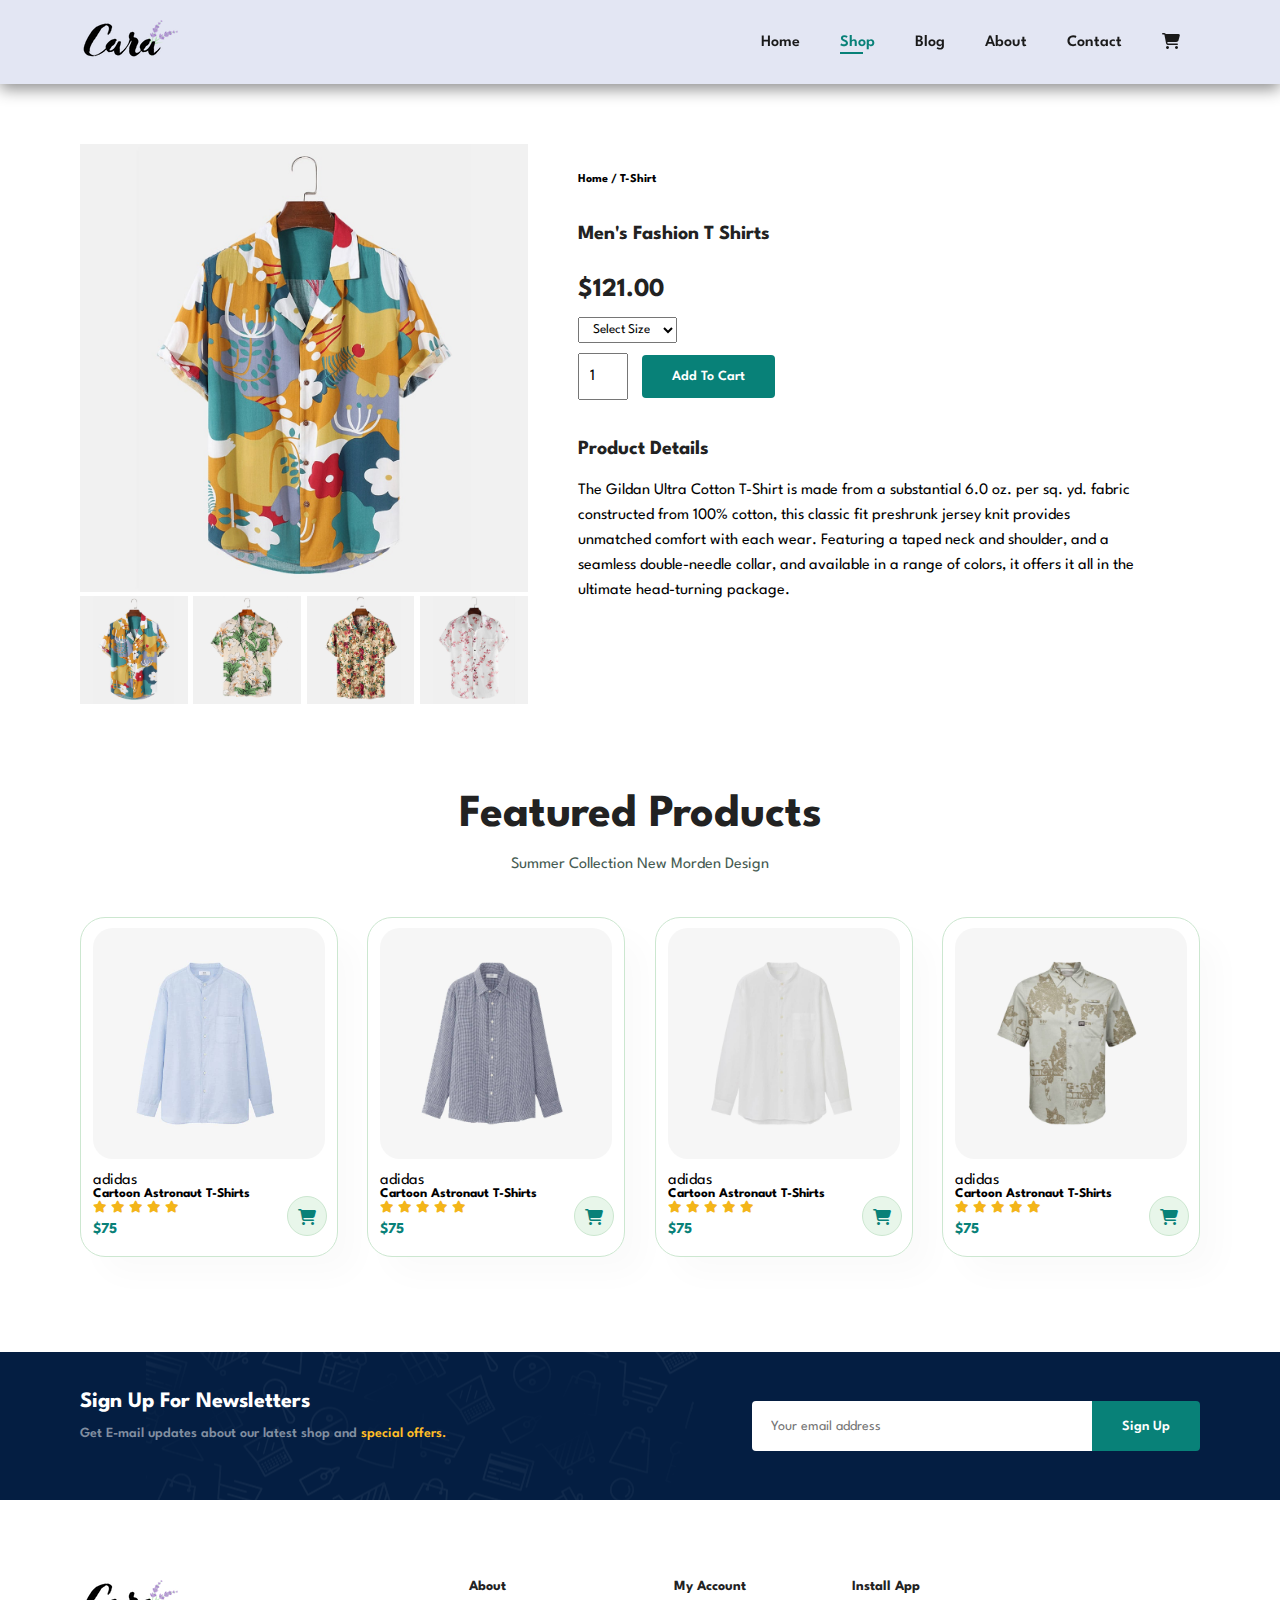
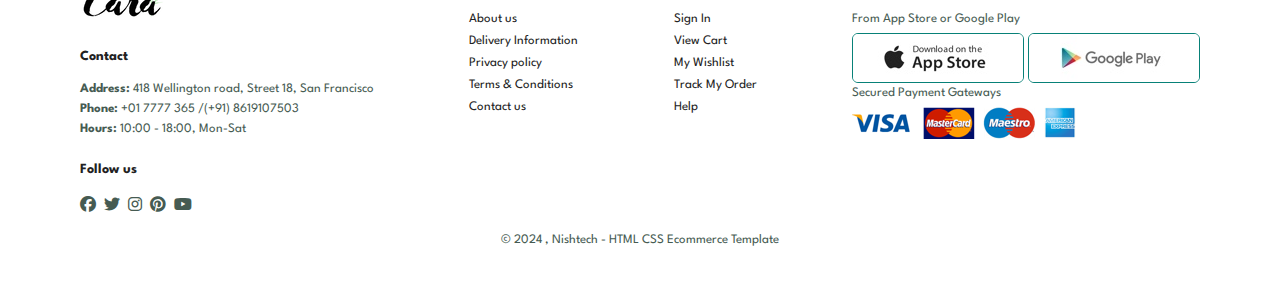
<file: sproduct.html>
<!DOCTYPE html>
<html lang="en">

    <head>
        <meta charset="UTF-8">
        <meta http-equiv="X-UA-Compatible" content="IE=edge">
        <meta name="viewport" content="width=device-width, initial-scale=1.0">
        <title>Cara E-commerce website</title>
        <link rel="stylesheet" href="https://pro.fontawesome.com/releases/v5.10.0/css/all.css" />
        <link rel="stylesheet" href="https://cdnjs.cloudflare.com/ajax/libs/font-awesome/6.5.1/css/all.min.css" />
      

        <link rel="stylesheet" href="style.css">
    </head>

    <body>
        <section id ="header">
            <a href="#"><img src="img/logo.png" class="logo" alt=""></a>
            <div>
                <ul id="navbar">
                    <li> <a href="index.html">Home</a></li>
                    <li> <a class="active" href="shop.html">Shop</a></li>
                    <li> <a href="blog.html">Blog</a></li>
                    <li> <a href="about.html">About</a></li>
                    <li> <a href="contact.html">Contact</a></li>
                    <li id="lg-bag"> <a href="cart.html"><i class="fa-solid fa-cart-shopping"></i></a></li>
                    <a href="#" id ="close"><i class="fa-solid fa-xmark"></i></a>
                </ul>
            </div>
            <div id="mobile">
                <a href="cart.html"><i class="fa-solid fa-cart-shopping"></i></a> 
                <i id="bar" class="fa-solid fa-bars"></i>

            </div>
        </section>

        <section id="prodetails" class="section-p1">
            <div class="single-pro-image">
                <img src="img/products/f1.jpg" width="100%" id="MainImg" alt="">
                <div class="small-img-group">
                    <div class="small-img-col">
                        <img src="img/products/f1.jpg" width="100%" class="small-img" alt="">
                    </div>
                    <div class="small-img-col">
                        <img src="img/products/f2.jpg" width="100%" class="small-img" alt="">
                    </div>
                    <div class="small-img-col">
                        <img src="img/products/f3.jpg" width="100%" class="small-img" alt="">
                    </div>
                    <div class="small-img-col">
                        <img src="img/products/f4.jpg" width="100%" class="small-img" alt="">
                    </div>
                </div>
            </div>

            <div class="single-pro-details">
                <h6>Home / T-Shirt</h6>
                <h4>Men's Fashion T Shirts</h4>
                <h2>$121.00</h2>
                <select>
                    <option>Select Size</option>
                    <option>XL</option>
                    <option>XXL</option>
                    <option>Small</option>
                    <option>Medium</option>
                    <option>Large</option>
                </select>
                <input type="number" value="1">
                <button class="normal">Add To Cart</button>
                <h4>Product Details</h4>
                <span>The Gildan Ultra Cotton T-Shirt is made from a substantial 6.0 oz. per 
                    sq. yd. fabric constructed from 100% cotton,  this classic fit preshrunk jersey
                    knit provides unmatched comfort with each wear. Featuring a taped neck and shoulder, 
                    and a seamless double-needle collar, and available in a range of colors, it offers
                    it all in the ultimate head-turning package. </span>
            </div>
        </section>

        <section id="product1" class="section-p1">
            <h2>Featured Products</h2>
            <p>Summer Collection New Morden Design</p>
    
            <div class="pro-container">
             <div class="pro">
                <img src="img/products/n1.jpg" alt="">
                <div class="des">
                    <span>adidas</span>
                    <h5>Cartoon Astronaut T-Shirts</h5>
                    <div class="star">
                        <i class="fas fa-star"></i>
                        <i class="fas fa-star"></i>
                        <i class="fas fa-star"></i>
                        <i class="fas fa-star"></i>
                        <i class="fas fa-star"></i>  
                    </div>
                    <h4>$75</h4>
                </div>
                <a href="#"><i class="fa-solid fa-cart-shopping  cart"></i></a>
             </div>
            
                <div class="pro">
                   <img src="img/products/n2.jpg" alt="">
                   <div class="des">
                       <span>adidas</span>
                       <h5>Cartoon Astronaut T-Shirts</h5>
                       <div class="star">
                           <i class="fas fa-star"></i>
                           <i class="fas fa-star"></i>
                           <i class="fas fa-star"></i>
                           <i class="fas fa-star"></i>
                           <i class="fas fa-star"></i>  
                       </div>
                       <h4>$75</h4>
                   </div>
                   <a href="#"><i class="fa-solid fa-cart-shopping  cart"></i></a>
                </div>
                
                    <div class="pro">
                       <img src="img/products/n3.jpg" alt="">
                       <div class="des">
                           <span>adidas</span>
                           <h5>Cartoon Astronaut T-Shirts</h5>
                           <div class="star">
                               <i class="fas fa-star"></i>
                               <i class="fas fa-star"></i>
                               <i class="fas fa-star"></i>
                               <i class="fas fa-star"></i>
                               <i class="fas fa-star"></i>  
                           </div>
                           <h4>$75</h4>
                       </div>
                       <a href="#"><i class="fa-solid fa-cart-shopping  cart"></i></a>
                    </div>
                
                        <div class="pro">
                           <img src="img/products/n4.jpg" alt="">
                           <div class="des">
                               <span>adidas</span>
                               <h5>Cartoon Astronaut T-Shirts</h5>
                               <div class="star">
                                   <i class="fas fa-star"></i>
                                   <i class="fas fa-star"></i>
                                   <i class="fas fa-star"></i>
                                   <i class="fas fa-star"></i>
                                   <i class="fas fa-star"></i>  
                               </div>
                               <h4>$75</h4>
                           </div>
                           <a href="#"><i class="fa-solid fa-cart-shopping  cart"></i></a>
                        </div>
                                              
            </div>
        </section>

    <section id="newsletter" class="section-p1 section-m1">
     <div class="newstext"> 
        <h4>Sign Up For Newsletters</h4>
        <p>Get E-mail updates about our latest shop and <span>special offers.</span></p>
     </div>

     <div class="form">
        <input type="text" placeholder="Your email address" >
        <button class="normal">Sign Up</button>
     </div>
    </section>

    <footer class="section-p1">
        <div class="col">
            <img class="logo" src="img/logo.png" alt="">
            <h4>Contact</h4>
            <p><strong>Address:</strong> 418 Wellington road, Street 18, San Francisco</p>
            <p><strong>Phone:</strong> +01 7777 365 /(+91) 8619107503</p>
            <p><strong>Hours:</strong> 10:00 - 18:00, Mon-Sat</p>
            <div class="follow">
                <h4>Follow us</h4>
                <div class="icon">
                    <i class="fa-brands fa-facebook"></i>
                    <i class="fa-brands fa-twitter"></i>
                    <i class="fa-brands fa-instagram"></i>
                    <i class="fa-brands fa-pinterest"></i>
                    <i class="fa-brands fa-youtube"></i>
                </div>
            
            </div>
        </div>

        <div class="col">
            <h4>About</h4>
            <a href="#">About us</a>
            <a href="#">Delivery Information</a>
            <a href="#">Privacy policy</a>
            <a href="#">Terms & Conditions</a>
            <a href="#">Contact us</a>
        </div>

        <div class="col">
            <h4>My Account</h4>
            <a href="#">Sign In</a>
            <a href="#">View Cart</a>
            <a href="#">My Wishlist</a>
            <a href="#">Track My Order</a>
            <a href="#">Help</a>
        </div> 

        <div class="col install">
            <h4>Install App</h4>
            <p>From App Store or Google Play</p>
            <div class="row">
                <img src="img/pay/app.jpg" alt="">
                <img src="img/pay/play.jpg" alt="">
            </div>
            <p>Secured Payment Gateways</p>
            <img src="img/pay/pay.png" alt="">
        </div>
        
        <div class="copyright">
            <p>© 2024 , Nishtech - HTML CSS Ecommerce Template</p>
        </div>
    </footer>

    <script>
        var MainImg = document.getElementById("MainImg");
        var smallimg = document.getElementsByClassName("small-img");

        smallimg[0].onclick = function(){
            MainImg.src = smallimg[0].src;
        }
        smallimg[1].onclick = function(){
            MainImg.src = smallimg[1].src;
        }
        smallimg[2].onclick = function(){
            MainImg.src = smallimg[2].src;
        }
        smallimg[3].onclick = function(){
            MainImg.src = smallimg[3].src;
        }
    </script>

   

        <script src="script.js"></script>
    </body>

</html>
</file>
<file: style.css>
@import url("https://fonts.googleapis.com/css2?family=Spartan:wght@100;200;300;400;500;600;700;800;900&display=swap");
* {
  margin: 0;
  padding: 0;
  box-sizing: border-box;
  font-family: "Spartan", sans-serif;
}

html {
  scroll-behavior: smooth;
}

/* Global Styles */

h1 {
  font-size: 50px;
  line-height: 64px;
  color: #222;
}

h2 {
  font-size: 46px;
  line-height: 54px;
  color: #222;
}

h4 {
  font-size: 20px;
  color: #222;
}

h6 {
  font-weight: 700;
  font-size: 12px;
}

p {
  font-size: 16px;
  color: #465b52;
  margin: 15px 0 20px 0;
}

.section-p1 {
  padding: 40px 80px;
}

.section-m1 {
  margin: 40px 0;
}

button.normal{
  font-size: 14px;
  font-weight: 600;
  padding: 15px 30px;
  color: #000;
  background-color: #fff;
  border-radius: 4px;
  cursor: pointer;
  border: none;
  outline: none;
  transition: 0.2s;
}

button.white {
  font-size: 13px;
  font-weight: 600;
  padding: 11px 18px;
  color: #fff;
  background-color: transparent;
  cursor: pointer;
  border: 1px solid #fff;
  outline: none;
  transition: 0.2s;
}

body {
  width: 100%;
}

#header{
  display: flex;
  align-items: center;
  justify-content: space-between;
  padding: 20px 80px; 
  background-color: #E3E6F3;
  box-shadow: 0 5px 15px rgba(0,0, 0, 0.45);
  z-index: 999;
  position: sticky;
  top: 0;
  left: 0;
}

#navbar{
  display: flex;
  align-items: center;
  justify-content: center;
}

#navbar li{
  list-style: none;
  padding: 0 20px;
  position: relative;
}

#navbar li a{
  text-decoration: none;
  font-size: 16px;
  font-weight: 600;
  color: #1a1a1a;
  transition: 0.3s ease;
}

#navbar li a:hover,
#navbar li a.active{
  color: #088178;
}

#navbar li a.active::after , 
  #navbar li a:hover::after {
  content: "";
  width: 30%;
  height: 2px;
  background-color: #088178;
  position: absolute;
  bottom: -4px;
  left: 20px;
} 

#mobile{
  display: none;
  align-items: center;
}

#close{
  display: none;
}



#hero{
  background-image: url("img/hero4.png");
  height: 90vh;
  width: 100%;
  background-size: cover;
  background-position: top 25% right 0;
 /* background-position: right; */
  padding: 0 80px;
  display: flex;
  flex-direction: column;
  align-items: flex-start;
  justify-content: center;
}

#hero h4{
  padding-bottom: 15px;
}
#hero h1{
  color: #088178;
}

#hero button{
  background-image: url("img/button.png");
  background-color: transparent;
  color: #088178;
  border: 0;
  padding: 14px 80px 14px 65px;
  background-repeat: no-repeat;
  cursor: pointer;
  font-weight: 700;
  font-size: 15px;

}

#feature{
  display: flex;
  align-items: center;
  justify-content: space-between;
  flex-wrap: wrap; 
}

#feature .fe-box{
  width: 145px; 
 /*width: 180px;
  height: 168.5px; */
  text-align: center;
  padding: 25px 15px;
  box-shadow: 20px 20px 34px rgba(0, 0, 0, 0.03);
  border: 1px solid #cce7d0;
  border-radius: 4px;
  margin: 15px 0;
}

#feature .fe-box:hover{
  box-shadow: 10px 10px 54px rgba(72, 62, 221, 0.1);
}

#feature .fe-box img{
  width: 100%;
  margin-bottom: 10px;
}

#feature .fe-box h6{
  display: inline-block;
  padding: 9px 8px 6px 8px; 
  line-height: 1;
  border-radius: 4px;
  color: #088178;
  background-color: #fddde4;
}

#feature .fe-box:nth-child(2) h6{
 background-color: #cdebbc;
}

#feature .fe-box:nth-child(3) h6{
  background-color: #d1e8f2;
 }

 #feature .fe-box:nth-child(4) h6{
  background-color: #cdd4f8;
 }

 #feature .fe-box:nth-child(5) h6{
  background-color: #f6dbf6;
 }

 #feature .fe-box:nth-child(6) h6{
  background-color: #fff2e5;
 }

#product1{
  text-align: center;
}

#product1 .pro-container{
display: flex;
justify-content: space-between;
padding-top: 10px;
flex-wrap: wrap;
}

#product1 .pro{
  width: 23%;
  min-width: 250px;
  padding: 10px 12px;
  border: 1px solid #cce7d0;
  border-radius: 25px;
  cursor: pointer;
  box-shadow: 20px 20px 30px rgba(0, 0, 0, 0.02);
  margin: 15px 0;
  transition: 0.2s ease;
  position: relative;
}
#product1 .pro:hover{
  box-shadow: 20px 20px 30px rgba(0, 0, 0, 0.06);
}

#product1 .pro img{
  width: 100%;
  border-radius: 20px;
}

#product1 .pro .des{
  text-align: start;
  padding: 10px 0;
}

#product .pro .des span{
  color: #606063;
  font-size: 12px;
  
}

#product .pro .des h5{
  padding-top: 7px;
  color: #1a1a1a;
  font-size: 14px;
}

#product1 .pro .des i{
  font-size: 12px;
  color: rgb(243, 181, 25);
}

#product1 .pro .des h4{
  padding-top: 7px;
  font-size: 15px;
  font-weight: 700px;
  color: #088178;
}

#product1 .pro .cart{
  width: 40px;
  height: 40px;
  line-height: 40px;
  border-radius: 50px;
  background-color: #e8f6ea;
 color: #088178;
 border: 1px solid #cce7d0;
 position: absolute;
 bottom: 20px;
 right: 10px;
}

#banner{
  display: flex;
  flex-direction: column;
  justify-content: center;
  align-items: center;
  text-align: center;
  background-image: url("img/banner/b2.jpg");
  width: 100%;
  height: 40vh;
  background-size: cover;
  background-position: center;
}

#banner h4{
  color: #fff;
  font-size: 16px;
}

#banner h2{
  color: #fff;
  font-size: 30px;
  padding: 10px 0;
}

#banner h2 span{
  color: #ef3636;
}

#banner button:hover{
  background-color: #088178;
  color: #fff;
}

#sm-banner{
 display: flex;
 justify-content: space-between;
 flex-wrap: wrap;
}

#sm-banner .banner-box{
  display: flex;
  flex-direction: column;
  justify-content: center;
  align-items: flex-start;
  background-image: url("img/banner/b17.jpg");
  min-width: 650px;
  height: 50vh;
  background-size: cover;
  background-position: center;
  padding: 30px;
}

#sm-banner .banner-box2{
  background-image: url(img/banner/b10.jpg);
}

#sm-banner h4{
  color: #fff;
  font-size: 20px;
  font-weight: 300;
}

#sm-banner h2{
  color: #fff;
  font-size: 28px;
  font-weight: 800;
}

#sm-banner span{
  color: #fff;
  font-size: 14px;
  font-weight: 500;
  padding-bottom: 15px;
}

#sm-banner .banner-box:hover button{
  background-color: #088178;
  border: 1px solid #088178;
}

#banner3{
  display: flex;
  justify-content: space-between;
  flex-wrap: wrap;
  padding: 0 80px; 
}

#banner3 .banner-box {
  display: flex;
  flex-direction: column;
  justify-content: center;
  align-items: flex-start;
  background-image: url("img/banner/b7.jpg");
  min-width: 30%;
  height: 30vh;
  background-size: cover;
  background-position: center;
  padding: 20px;
  margin-bottom: 20px;
}

#banner3 .banner-box2{
  background-image: url("img/banner/b4.jpg");
}

#banner3 .banner-box3{
  background-image: url("img/banner/b18.jpg");
}

#banner3  h2{
 color: #fff;
 font-weight: 900;
 font-size: 22px;
}

#banner3  h3{
  color: #ec544e;
  font-weight: 800;
  font-size: 15px;
 }

 #newsletter{
  display: flex;
  justify-content: space-between;
  flex-wrap: wrap;
  align-items: center;
  background-image: url("img/banner/b14.png");
  background-repeat: no-repeat;
  background-position: 20% 30%;
  background-color: #041e42; 
 }

 #newsletter h4{
  font-size: 22px;
  font-weight: 700;
  color: #fff;
 }

 #newsletter p{
  font-size: 14px;
  font-weight: 600;
  color: #818ea0;
 }

 #newsletter p span{
  color: #ffbd27;
 }

 #newsletter .form{
  display: flex;
  width: 40%;
 }

 #newsletter input{
  height: 3.125rem;
  padding: 0 1.25em;
  font-size: 14px;
  width: 100%;
  border: 1px solid transparent;
  border-radius: 4px;
  outline:none;
  border-top-right-radius: 0;
  border-bottom-right-radius: 0;
 }

 #newsletter button{
  background-color: #088178;
  color: #fff;
  white-space: nowrap;
  border-top-left-radius: 0;
  border-bottom-left-radius: 0;
 }

footer{
  display: flex;
 flex-wrap: wrap;
 justify-content: space-between; 
 }

 footer .col{
  display: flex;
  flex-direction: column;
 align-items: flex-start;
 margin-bottom: 20px;
 }

 footer .logo{
  margin-bottom: 30px;
 }
  
 footer h4{
  font-size: 14px;
  padding-bottom: 20px;
 }

 footer p{
  font-size: 13px;
  margin: 0 0 8px 0;
 }
 
 
 footer a{
  font-size: 13px;
  text-decoration: none;
  color: #222;
 margin-bottom: 10px;
 }

 footer .follow{
  margin-top: 20px;
 }

 footer .follow i{
  color: #465b52;
  padding-right: 4px;
  cursor: pointer;
 }

 footer .install .row img{
  border: 1px solid #088178;
  border-radius: 6px;
 }

 footer .install img{
  margin: 10px 0 15 px 0;
 }

 footer .follow i:hover,
 footer a:hover{
  color: #088178;
 }

 footer .copyright{
  width: 100%;
  text-align: center;
 }  

 /* Shop Page */
 #page-header{
  background-image: url(img/banner/b1.jpg);
  width: 100%;
  height: 40vh;
  background-size: cover;
  display: flex;
  justify-content: center; 
  text-align: center; 
  flex-direction: column;
  padding: 14px;
 }

 #page-header h2,
 #page-header p{
  color: #fff;
 }

 #pagination{
  text-align: center;
 }

 #pagination a{
  text-decoration: none;
  background-color: #088178;
  padding: 15px 20px;
  border-radius: 4px;
  color: #fff;
  font-weight: 600;
 }

 #pagination a i{
  font-size: 16px;
  font-weight: 600;
 }

 /*Single product */

 #prodetails{
  display: flex;
  margin-top: 20px;
 }


 #prodetails .single-pro-image{
  width: 40%;
  margin-right: 50px;
 }

.small-img-group{
  display: flex;
  justify-content: space-between;
}

.small-img-col{
  flex-basis: 24%;
  cursor: pointer;
}

#prodetails .single-pro-details{
  width: 50%;
  padding-top: 30px;
}

#prodetails .single-pro-details h4{
  padding: 40px 0 20px 0;
}

#prodetails .single-pro-details h2{
  font-size: 26px;
}

#prodetails .single-pro-details select{
  display: block;
  padding: 5px 10px;
  margin-bottom: 10px;
}

#prodetails .single-pro-details input{
  width: 50px;
  height: 47px;
  padding-left: 10px;
  font-size: 16px;
  margin-right: 10px;
}

#prodetails .single-pro-details input:focus{
  outline: none;
}

#prodetails .single-pro-details button{
  background-color: #088178;
  color: #fff;
}

#prodetails .single-pro-details span{
line-height: 25px;
}

/*blog page */

#page-header.blog-header{
  background-image: url(img/banner/b19.jpg);
}

#blog{
  padding: 150px 150px 0 150px;
}

#blog .blog-box{
  display: flex;
  align-items: center;
  width: 100%;
  position: relative;
  padding-bottom: 90px;
}

#blog .blog-img{
  width: 50%;
  margin-right: 40px;
}

#blog img{
  width: 100%;
  height: 300px;
  object-fit: cover;
}

#blog .blog-details{
  width: 50%;
}

#blog .blog-details a{
  text-decoration: none;
  font-size: 11px;
  color: #000;
  font-weight: 700;
  position: relative;
  transition: 0.3s;
}

#blog .blog-details a::after{
  content: "";
  width: 50px;
  height: 1px;
  background-color: #000;
  position: absolute;
  top: 4px;
  right: -60px;
}

#blog .blog-details a:hover{
  color: #088178;
}

#blog .blog-details  a:hover::after{
  background-color: #088178;
}

#blog .blog-box h1{
  position: absolute;
  top: -40px;
  left: 0;
  font-size: 70px;
  font-weight: 700;
  color: #c9cbce;
  z-index: -9;
}

/*About Page */

#page-header.about-header{
  background-image: url(img/about/banner.png);
}

#about-head img{
  width: 50%;
  height: auto;
}

#about-head{
  display: flex;
  align-items: center;
}

#about-head div{
  padding-left: 40px;
}

#about-app{
  text-align: center;
}

#about-app .video{
  width: 70%;
  height: 100%;
  margin: 30px auto 0 auto;
}

#about-app .video video{
  width: 100%;
  height: 100%;
  border-radius: 20px;
}

/*Contact Page */

#contact-details{
  display: flex;
  align-items: center;
  justify-content: space-between;
}

#contact-details .details{
  width: 40%;
}

#contact-details .details span,
#form-details form span{
  font-size: 12px;
}

#contact-details .details  h2,
#form-details form h2{
    font-size: 26px;
    line-height: 35px;
    padding: 20px 0;

}

#contact-details .details  h3{
  font-size: 16px;
  padding-bottom: 15px;
}

#contact-details .details li{
  list-style: none;
  display: flex;
  padding: 10px 0;
}

#contact-details .details li i{
  font-size: 14px;
  padding-right: 22px;
}

#contact-details .details li p {
  margin: 0;
  font-size: 14px;
}

#contact-details .map{
  width: 55%;
  height: 400px;
}

#contact-details .map iframe{
  width: 100%;
  height: 100%;
}

#form-details{
  display: flex;
  justify-content: space-between;
  margin: 30px;
  padding: 80px;
  border: 1px solid #e1e1e1;
}

#form-details form{
width: 65%;
display: flex;
flex-direction: column;
align-items: flex-start;
}

#form-details form input,
#form-details form textarea{
  width: 100%;
  padding: 12px 15px;
  outline: none;
  margin-bottom: 20px;
  border: 1px solid #e1e1e1;
}

#form-details form button{
  background-color: #088178;
  color: #fff;
}

#form-details .people div{
  padding-bottom: 25px;
  display: flex;
  align-items: flex-start;
}

#form-details .people div img{
  width: 65px;
  height: 65px;
  object-fit: cover;
  margin-right: 15px;
}

#form-details .people div p{
  margin: 0;
  font-size: 13px;
  line-height: 25px;
}

#form-details .people div p span{
  display: block;
  font-size: 16px;
  font-weight: 600;
  color: #000;
}

/*Cart Page */

#cart table{
  width: 100%;
  border-collapse: collapse;
  table-layout: fixed;
  white-space: nowrap;
}

#cart{
  overflow-x:auto ;
}

#cart table img{
  width: 70px;
}

#cart table td:nth-child(1){
  width: 100px;
  text-align: center;
}

#cart table td:nth-child(2){
  width: 150px;
  text-align: center;
}

#cart table td:nth-child(3){
  width: 250px;
  text-align: center;
}
#cart table td:nth-child(4),
#cart table td:nth-child(5),
#cart table td:nth-child(6){
  width: 150px;
  text-align: center;
}

#cart table td:nth-child(5) input{
  width: 70px;
  padding: 10px 5px 10px 15px;
}

#cart table thead{
  border: 1px solid #e2e9e1;
  border-left: none;
  border-right: none;
}

#cart table thead td{
  font-weight: 700;
  text-transform: uppercase;
  font-size: 13px;
  padding: 18px 0;
}

#cart table tbody tr td{
  padding-top: 15px;
}

#cart table tbody td{
  font-size: 13px;
}

#cart-add{
  display: flex;
  flex-wrap: wrap;
  justify-content: space-between;
}

#coupon{
  width: 50%;
  margin-bottom: 30px;
}

#coupon h3,
#subtotal h3{
  padding-bottom: 15px;
}

#coupon input{
  padding: 10px 20px;
  outline: none;
  width: 60%;
  margin-right: 10px;
  border: 1px solid #e2e9e1;
} 

#coupon button,
#subtotal button{
  background-color: #088178;
  color: #fff;
  padding: 12px 20px;
}

#subtotal{
  width: 50%;
  margin-bottom: 30px;
  border: 1px solid #e2e9e1;
  padding: 30px;
}

#subtotal table{
  border-collapse: collapse;
  width: 100%;
  margin-bottom: 20px;
}

#subtotal table td{
  width: 50%;
  border: 1px solid #e2e9e1;
  padding: 10px;
  font-size: 13px;
}






 /* Start Media Query */

 @media (max-width:799px) {
  .section-p1 {
    padding: 40px 40px;
}
  #navbar {
    display: flex;
    flex-direction: column;
    align-items: flex-start;
    justify-content: flex-start;
    position: fixed;
    top: 0;
    right: -300px;
    height: 100vh;
    width: 300px;
    background-color: #E3E6F3;
    box-shadow: 0 40px 60px rgba(0, 0, 0, 0.01);
    padding: 80px 0 0 10px;
    transition: 0.3s;
}

 #navbar.active{
  right: 0px;
}

 #navbar li{
  margin-bottom: 25px;
 }

 #mobile{
  display: flex;
  align-items: center;
}

 #mobile i{
  color: #1a1a1a;
  font-size: 24px;
  padding-left: 20px;
}
 #close{
  display: initial;
  position: absolute;
  top: 30px;
  left: 30px;
  color: #222;
  font-size: 24px;
}
 #lg-bag{
  display: none;
}

 #hero {
 
  height: 70vh; 
  padding: 0 80px;
  background-position: top 30% right 30%;
}

 #feature {
  justify-content: center;

}



 #feature .fe-box {
  width: 180px;
  margin: 15px 15px;
}

 #product1 .pro-container {
   justify-content: center;
 
}

 #product1 .pro {
  margin: 15px;
   }  

   #banner {
    height: 20vh;
   
  } 

  #sm-banner .banner-box {

    min-width: 100%;
    height: 30vh;
    }

    #banner3 {
      padding: 0 40px;
  }

  #banner3 .banner-box {
    width: 28%;
   }

   #newsletter .form {
    width: 70%;
 }
 /*contact page */

 #form-details {
  padding: 40px;
} 

 #form-details form {
  width: 43%;

} 
}

@media (max-width: 477px) {
  .section-p1 {
    padding: 20px 20px;
}
  #header {
    padding: 10px 30px;
} 
h1 {
  font-size: 38px;
}
h2 {
  font-size: 32px;
}
#hero {

  padding: 0 20px;
  background-position: 55%;
}

#feature .fe-box {
  width: 155px;
  margin:0 0 15px 0;
}

#feature {
  justify-content: space-between;
}

#product1 .pro {
  width: 100%;
}

#banner {
  height: 40vh;
}

#sm-banner .banner-box {
  height: 40vh;
}

#sm-banner .banner-box2 {
margin-top: 20px;
}
#banner3 {
  padding: 0 20px;
}
#banner3 .banner-box {
  width: 100%;
}

#newsletter {
  padding: 40px 20px;
}
#newsletter .form {
  width: 100%;
}
footer .copyright {
  text-align: start;
}

/*Single Product */
#prodetails {
  display: flex;
 flex-direction: column;
}

#prodetails .single-pro-image {
  width: 100%;
  margin-right: 0px;
}

#prodetails .single-pro-details {
  width: 100%;
}

/*Blog page */
#blog {
  padding: 10px 20px 0 20px;
}

#blog .blog-box {
  display: flex;
  flex-direction: column;
  align-items: flex-start;
}

#blog .blog-img {
  width: 100%;
  margin-right: 0px;
  margin-bottom: 30px;
}

#blog.blog-details{
  width: 100%;
}
/*about page */

#about-head {
  flex-direction: column;
}

#about-head img {
  width: 100%;
margin-bottom: 20px;
}

#about-head div {
  padding-left: 0px;
}

#about-app .video {
  width: 100%;

}

/*Contact page */
#contact-details {
  flex-direction: column;
}

#contact-details .details {
 width: 100%;
 margin-bottom: 30px;
}

#contact-details .map {
  width: 100%;
}

#form-details {

  margin: 10px;
  padding: 30px 10px;
 flex-wrap: wrap;
}

#form-details form{
 width: 100%;
 margin-bottom: 30px;
}

/*Cart  page */
#cart-add {
  flex-direction: column;
}
#coupon {
  width: 100%;
}

#subtotal {
  width: 100%;
  padding: 20px;

}
}
</file>
